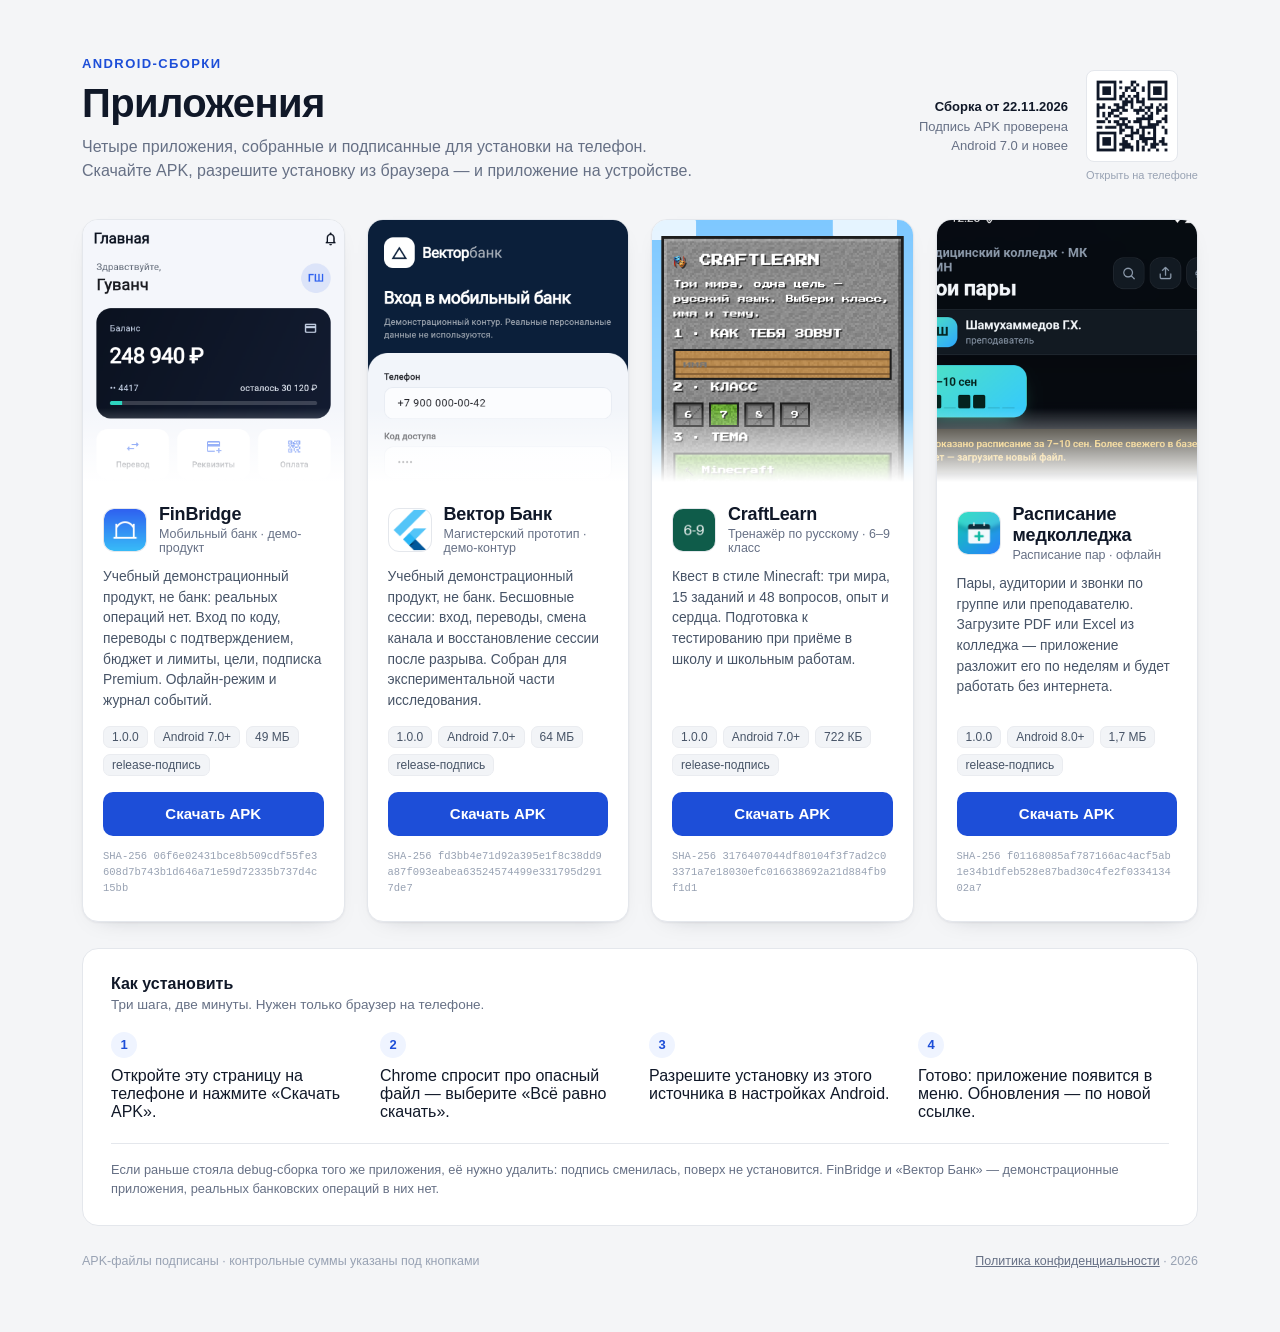
<file: apps/index.html>
<!DOCTYPE html>
<html lang="ru">
<head>
<meta charset="utf-8">
<meta name="viewport" content="width=device-width, initial-scale=1">
<title>Приложения — Android-сборки</title>
<style>
  :root { --ink:#101828; --muted:#667085; --line:#e4e7ec; --blue:#1d4ed8; }
  * { box-sizing: border-box; }
  html, body { margin:0; }
  body {
    background:#f4f5f7; color:var(--ink);
    font-family:-apple-system, BlinkMacSystemFont, "Segoe UI", "Helvetica Neue", Arial, sans-serif;
    -webkit-font-smoothing:antialiased;
  }
  a { color: inherit; }
  .wrap { width:1180px; margin:0 auto; padding:56px 32px 64px; }

  header { display:flex; align-items:flex-end; justify-content:space-between; margin-bottom:36px; }
  .eyebrow { font-size:13px; letter-spacing:1.4px; text-transform:uppercase; color:var(--blue); font-weight:650; margin-bottom:10px; }
  h1 { font-size:40px; line-height:1.1; margin:0 0 10px; letter-spacing:-.6px; }
  .lede { font-size:16px; line-height:1.5; color:var(--muted); max-width:620px; margin:0; }
  .stamp { display:flex; align-items:center; gap:18px; font-size:13px; color:var(--muted); line-height:1.5; }
  .stamp-text { text-align:right; }
  .stamp-qr { text-align:center; }
  .stamp-qr img { width:92px; height:92px; display:block; border:1px solid var(--line); border-radius:8px; background:#fff; padding:4px; }
  .stamp-qr span { display:block; font-size:11px; margin-top:5px; color:#98a2b3; }
  .stamp b { color:var(--ink); font-weight:650; }

  .grid { display:grid; grid-template-columns:repeat(auto-fit, minmax(240px, 1fr)); gap:22px; }

  .card {
    background:#fff; border:1px solid var(--line); border-radius:16px; overflow:hidden;
    box-shadow:0 1px 2px rgba(16,24,40,.05), 0 8px 24px -18px rgba(16,24,40,.35);
    display:flex; flex-direction:column;
  }
  .shot { height:262px; background:#e9edf3; overflow:hidden; position:relative; }
  .shot img { width:100%; display:block; }
  .shot::after {
    content:""; position:absolute; inset:auto 0 0 0; height:74px;
    background:linear-gradient(to bottom, rgba(255,255,255,0), #fff);
  }
  .body { padding:22px 20px 24px; display:flex; flex-direction:column; flex:1; }
  .head { display:flex; gap:12px; align-items:center; margin-bottom:12px; }
  .icon { width:44px; height:44px; border-radius:11px; border:1px solid var(--line); flex:none; }
  .head h2 { font-size:18px; margin:0 0 2px; letter-spacing:-.2px; }
  .kind { font-size:12.5px; color:var(--muted); }
  .desc { font-size:13.8px; line-height:1.5; color:#475467; margin:0 0 14px; flex:1; }
  .meta { list-style:none; display:flex; flex-wrap:wrap; gap:6px; padding:0; margin:0 0 16px; }
  .meta li {
    font-size:12px; color:#475467; background:#f2f4f7; border:1px solid #eaecf0;
    border-radius:7px; padding:3px 8px;
  }
  .btn {
    display:flex; align-items:center; justify-content:center; gap:8px;
    height:44px; border-radius:10px; background:var(--blue); color:#fff;
    font-size:15px; font-weight:600; text-decoration:none;
  }
  .sha { margin-top:12px; font-family:ui-monospace, SFMono-Regular, Menlo, monospace;
    font-size:10.5px; color:#98a2b3; word-break:break-all; line-height:1.55; }

  .how { margin-top:26px; background:#fff; border:1px solid var(--line); border-radius:16px; padding:26px 28px; }
  .how h3 { font-size:16px; margin:0 0 4px; }
  .how p.sub { margin:0 0 20px; font-size:13.5px; color:var(--muted); }
  .steps { display:grid; grid-template-columns:repeat(4,1fr); gap:18px; }
  .step { font-size:13.5px; line-height:1.5; color:#475467; }
  .num {
    width:26px; height:26px; border-radius:50%; background:#eff4ff; color:var(--blue);
    font-size:13px; font-weight:700; display:flex; align-items:center; justify-content:center; margin-bottom:9px;
  }
  .note {
    margin-top:22px; border-top:1px solid var(--line); padding-top:16px;
    font-size:12.8px; line-height:1.55; color:var(--muted);
  }
  footer { margin-top:28px; font-size:12.5px; color:#98a2b3; display:flex; justify-content:space-between; }
  @media (max-width: 980px) {
    .wrap { width:100%; padding:28px 18px 40px; }
    header { flex-direction:column; align-items:flex-start; gap:16px; }
    h1 { font-size:31px; }
    .lede { font-size:15px; }
    .stamp { align-items:flex-start; gap:14px; }
    .stamp-text { text-align:left; }
    .grid { grid-template-columns:1fr; gap:18px; }
    .steps { grid-template-columns:1fr 1fr; gap:16px; }
    footer { flex-direction:column; gap:6px; }
  }
</style>
</head>
<body>
<div class="wrap">
  <header>
    <div>
      <div class="eyebrow">Android-сборки</div>
      <h1>Приложения</h1>
      <p class="lede">Четыре приложения, собранные и подписанные для установки на телефон. Скачайте APK, разрешите установку из браузера — и приложение на устройстве.</p>
    </div>
    <div class="stamp">
      <div class="stamp-text">
        <b>Сборка от 22.11.2026</b><br>
        Подпись APK проверена<br>
        Android 7.0 и новее
      </div>
      <div class="stamp-qr">
        <img src="img/qr.png" alt="QR-код на страницу приложений">
        <span>Открыть на телефоне</span>
      </div>
    </div>
  </header>

  <div class="grid">

    <article class="card">
      <div class="shot"><img src="img/shot-finbridge.png" alt="FinBridge"></div>
      <div class="body">
        <div class="head">
          <img class="icon" src="img/icon-finbridge.png" alt="">
          <div>
            <h2>FinBridge</h2>
            <div class="kind">Мобильный банк · демо-продукт</div>
          </div>
        </div>
        <p class="desc">Учебный демонстрационный продукт, не банк: реальных операций нет. Вход по коду, переводы с подтверждением, бюджет и лимиты, цели, подписка Premium. Офлайн-режим и журнал событий.</p>
        <ul class="meta">
          <li>1.0.0</li><li>Android 7.0+</li><li>49 МБ</li><li>release-подпись</li>
        </ul>
        <a class="btn" href="https://github.com/mospoliteh2627-alt/apps/releases/latest/download/FinBridge-1.0.0.apk" download>Скачать APK</a>
        <div class="sha">SHA-256 06f6e02431bce8b509cdf55fe3608d7b743b1d646a71e59d72335b737d4c15bb</div>
      </div>
    </article>

    <article class="card">
      <div class="shot"><img src="img/shot-vectorbank.png" alt="Вектор Банк"></div>
      <div class="body">
        <div class="head">
          <img class="icon" src="img/icon-vectorbank.png" alt="">
          <div>
            <h2>Вектор Банк</h2>
            <div class="kind">Магистерский прототип · демо-контур</div>
          </div>
        </div>
        <p class="desc">Учебный демонстрационный продукт, не банк. Бесшовные сессии: вход, переводы, смена канала и восстановление сессии после разрыва. Собран для экспериментальной части исследования.</p>
        <ul class="meta">
          <li>1.0.0</li><li>Android 7.0+</li><li>64 МБ</li><li>release-подпись</li>
        </ul>
        <a class="btn" href="https://github.com/mospoliteh2627-alt/apps/releases/latest/download/VectorBank-1.0.0.apk" download>Скачать APK</a>
        <div class="sha">SHA-256 fd3bb4e71d92a395e1f8c38dd9a87f093eabea63524574499e331795d2917de7</div>
      </div>
    </article>

    <article class="card">
      <div class="shot"><img src="img/shot-craftlearn.png" alt="CraftLearn"></div>
      <div class="body">
        <div class="head">
          <img class="icon" src="img/icon-craftlearn.png" alt="">
          <div>
            <h2>CraftLearn</h2>
            <div class="kind">Тренажёр по русскому · 6–9 класс</div>
          </div>
        </div>
        <p class="desc">Квест в стиле Minecraft: три мира, 15 заданий и 48 вопросов, опыт и сердца. Подготовка к тестированию при приёме в школу и школьным работам.</p>
        <ul class="meta">
          <li>1.0.0</li><li>Android 7.0+</li><li>722 КБ</li><li>release-подпись</li>
        </ul>
        <a class="btn" href="https://github.com/mospoliteh2627-alt/apps/releases/latest/download/CraftLearn-1.0.0.apk" download>Скачать APK</a>
        <div class="sha">SHA-256 3176407044df80104f3f7ad2c03371a7e18030efc016638692a21d884fb9f1d1</div>
      </div>
    </article>

    <article class="card">
      <div class="shot"><img src="img/shot-raspisanie.png" alt="Расписание медколледжа"></div>
      <div class="body">
        <div class="head">
          <img class="icon" src="img/icon-raspisanie.png" alt="">
          <div>
            <h2>Расписание медколледжа</h2>
            <div class="kind">Расписание пар · офлайн</div>
          </div>
        </div>
        <p class="desc">Пары, аудитории и звонки по группе или преподавателю. Загрузите PDF или Excel из колледжа — приложение разложит его по неделям и будет работать без интернета.</p>
        <ul class="meta">
          <li>1.0.0</li><li>Android 8.0+</li><li>1,7 МБ</li><li>release-подпись</li>
        </ul>
        <a class="btn" href="https://github.com/mospoliteh2627-alt/apps/releases/latest/download/raspisanie-medkollege-1.0.0.apk" download>Скачать APK</a>
        <div class="sha">SHA-256 f01168085af787166ac4acf5ab1e34b1dfeb528e87bad30c4fe2f033413402a7</div>
      </div>
    </article>

  </div>

  <section class="how">
    <h3>Как установить</h3>
    <p class="sub">Три шага, две минуты. Нужен только браузер на телефоне.</p>
    <div class="steps">
      <div>
        <div class="num">1</div>
        Откройте эту страницу на телефоне и нажмите «Скачать APK».
      </div>
      <div>
        <div class="num">2</div>
        Chrome спросит про опасный файл — выберите «Всё равно скачать».
      </div>
      <div>
        <div class="num">3</div>
        Разрешите установку из этого источника в настройках Android.
      </div>
      <div>
        <div class="num">4</div>
        Готово: приложение появится в меню. Обновления — по новой ссылке.
      </div>
    </div>
    <div class="note">
      Если раньше стояла debug-сборка того же приложения, её нужно удалить: подпись сменилась, поверх не установится.
      FinBridge и «Вектор Банк» — демонстрационные приложения, реальных банковских операций в них нет.
    </div>
  </section>

  <footer>
    <span>APK-файлы подписаны · контрольные суммы указаны под кнопками</span>
    <span><a href="privacy/" style="color:#667085">Политика конфиденциальности</a> · 2026</span>
  </footer>
</div>
</body>
</html>
</file>
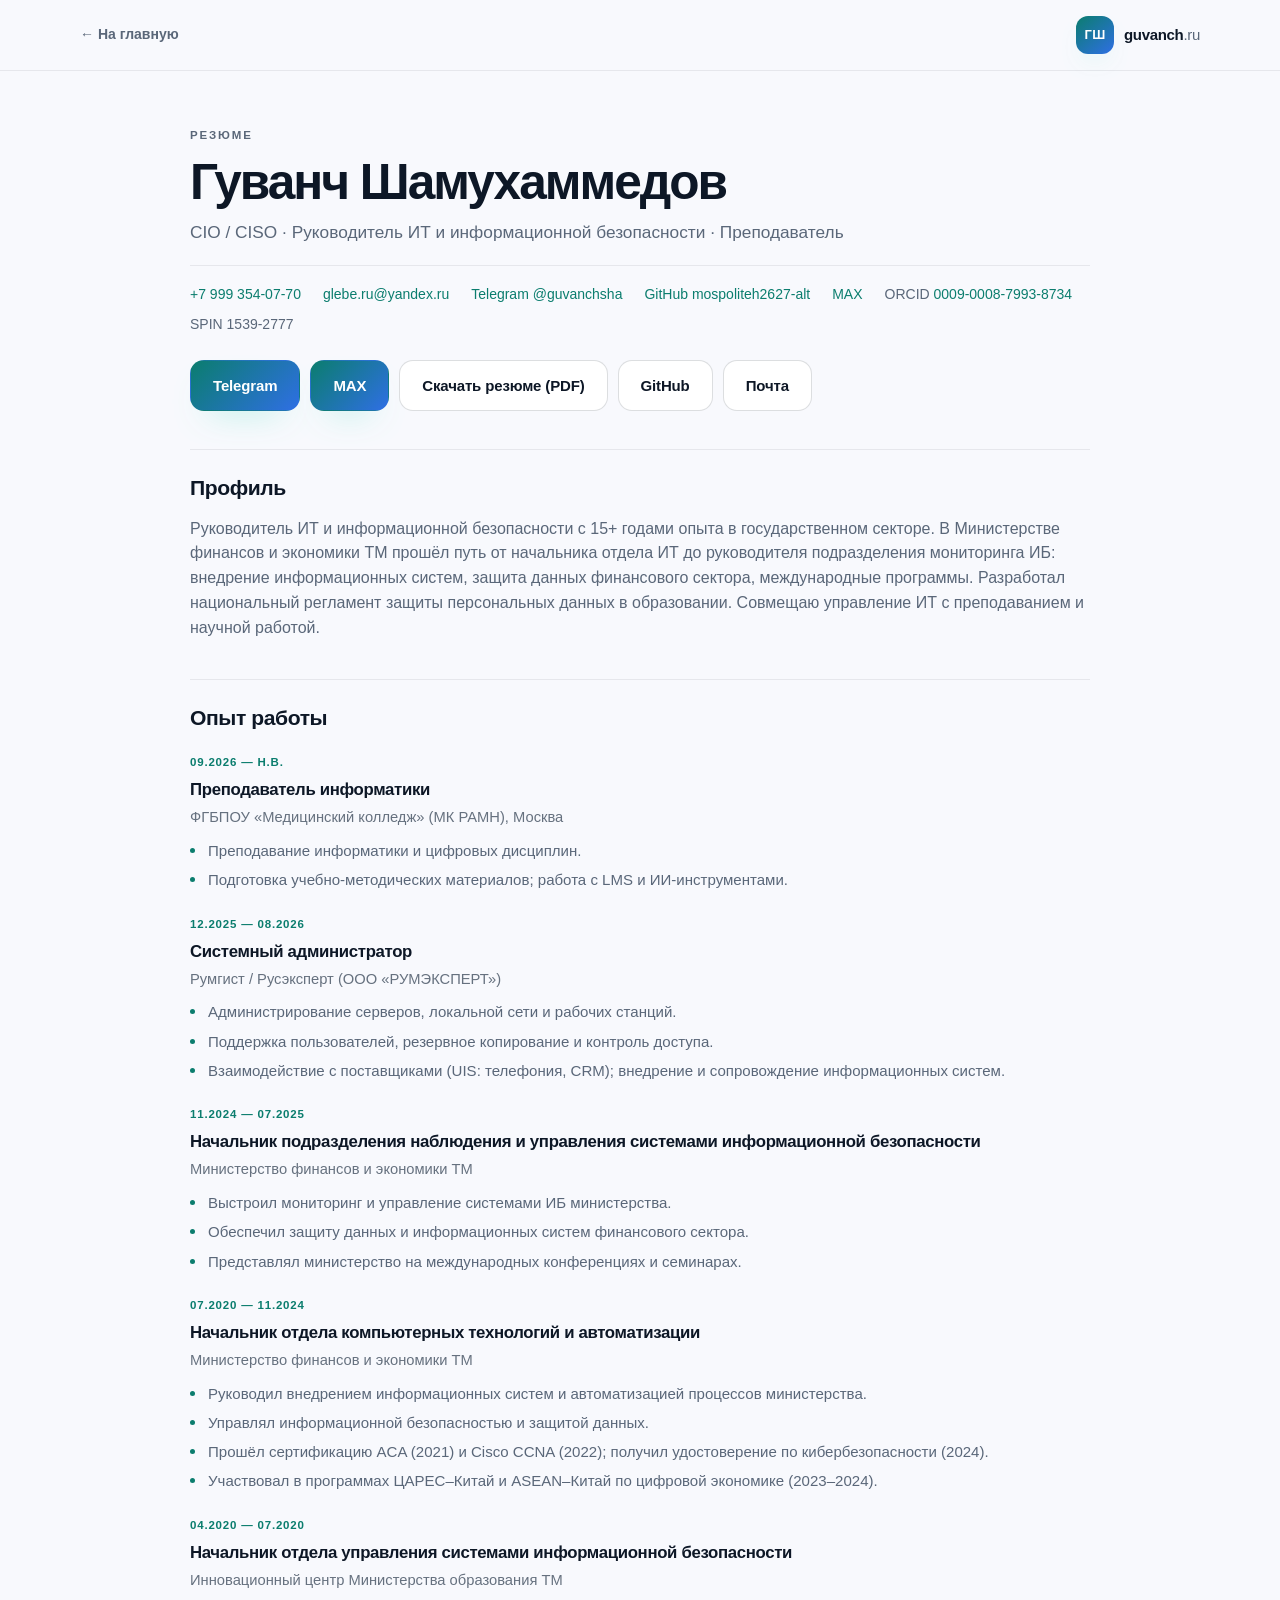
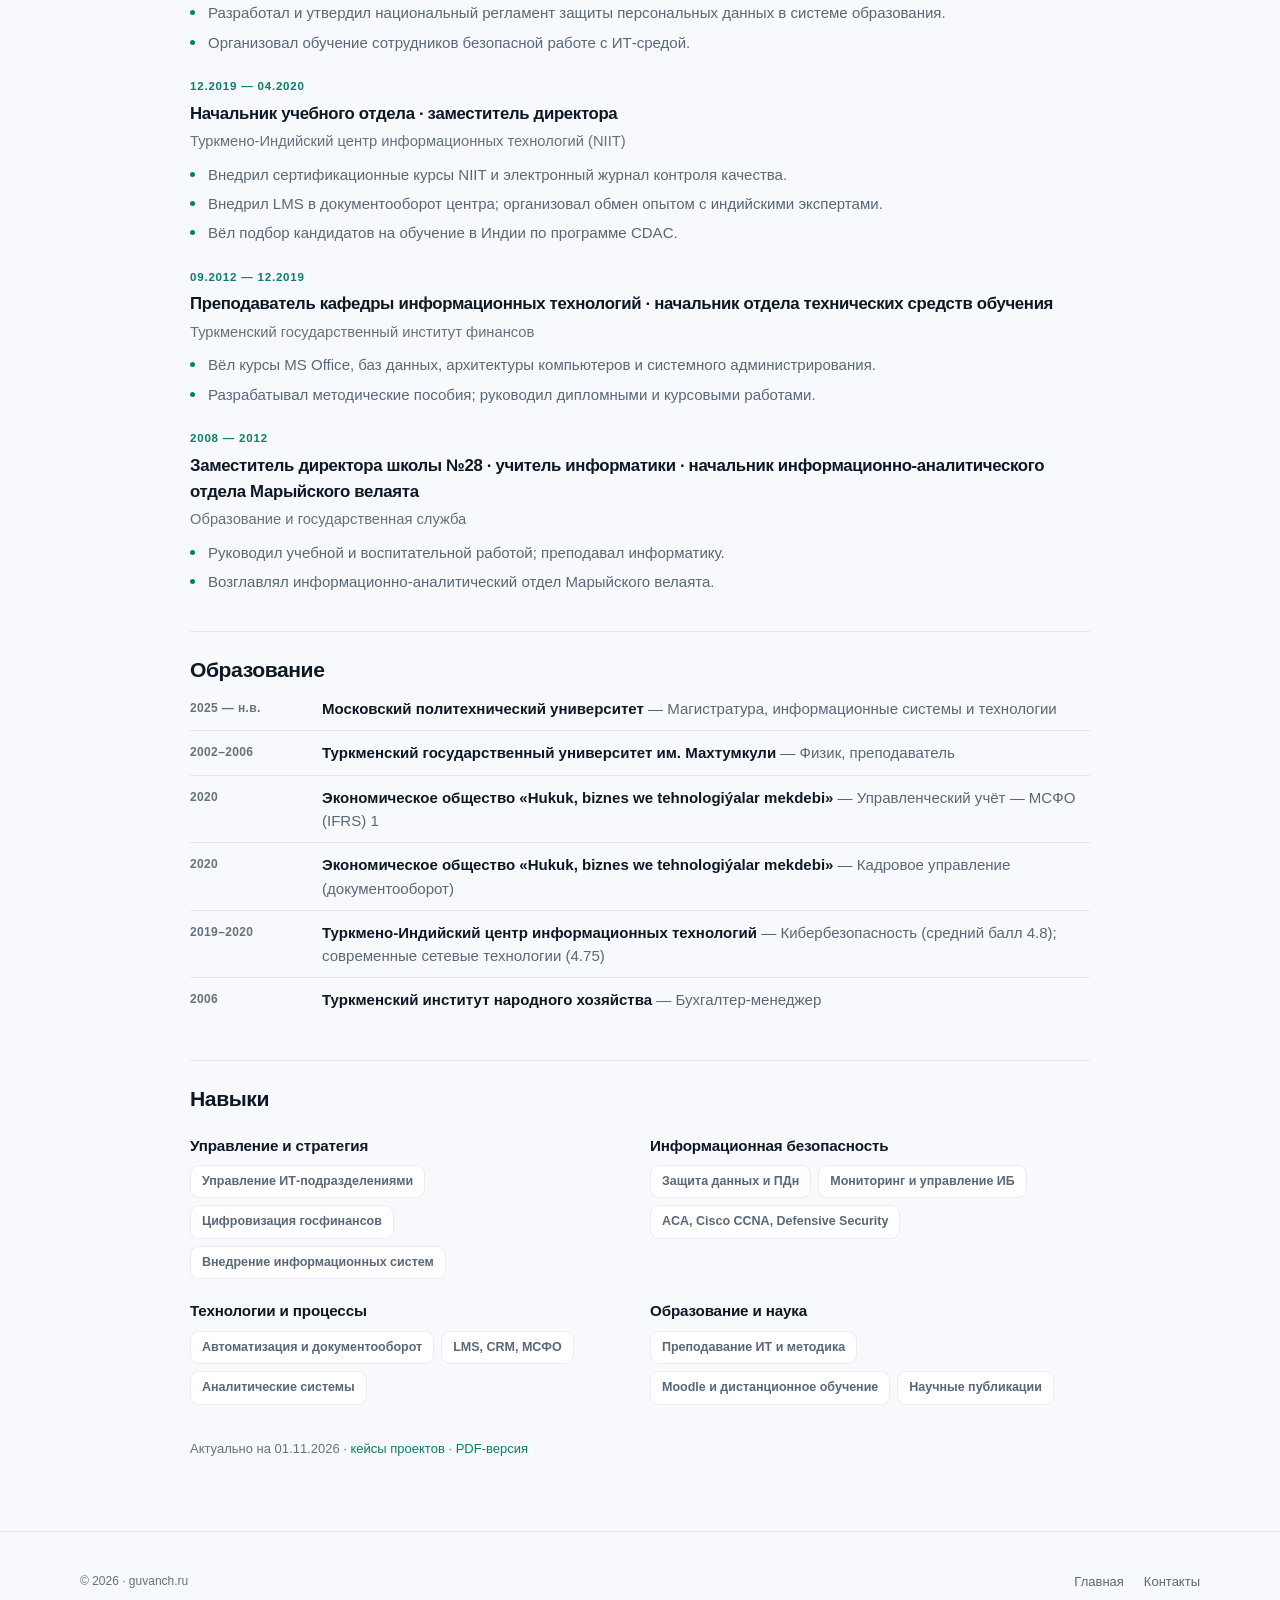
<file: cv/index.html>
<!doctype html>
<html lang="ru" data-theme="light">
<head>
<meta charset="utf-8">
<meta name="viewport" content="width=device-width, initial-scale=1">
<title>Резюме — Гуванч Шамухаммедов: преподаватель ИТ, ИБ, разработка</title>
<meta name="description" content="Резюме: преподаватель информатики, 15+ лет в ИТ и информационной безопасности. Опыт руководства ИТ, защиты данных, разработки учебных систем.">
<link rel="canonical" href="https://guvanch.ru/cv/">
<meta property="og:type" content="profile">
<meta property="og:title" content="Резюме — Гуванч Шамухаммедов">
<meta property="og:description" content="Преподаватель ИТ, 15+ лет в ИТ и ИБ. Опыт руководства, защита данных, учебные системы.">
<meta property="og:url" content="https://guvanch.ru/cv/">
<meta property="og:image" content="https://guvanch.ru/assets/og.png">
<meta name="theme-color" content="#f7f8fc">
<link rel="icon" href="../assets/favicon.svg" type="image/svg+xml">
<link rel="stylesheet" href="../css/style.css">
</head>
<body class="case-page cv-page">
<header class="case-top" id="top">
  <div class="container case-top-inner">
    <a class="case-back" href="../index.html">← На главную</a>
    <a class="logo" href="../index.html" aria-label="На главную"><span class="logo-mark">ГШ</span><span class="logo-text">guvanch<span>.ru</span></span></a>
  </div>
</header>

<main class="container cv-main">
  <header class="cv-head">
    <p class="eyebrow">Резюме</p>
    <h1>Гуванч Шамухаммедов</h1>
    <p class="cv-role">CIO / CISO · Руководитель ИТ и информационной безопасности · Преподаватель</p>
    <ul class="cv-contacts">
      <li><a href="tel:+79993540770">+7 999 354-07-70</a></li>
      <li><a href="mailto:glebe.ru@yandex.ru">glebe.ru@yandex.ru</a></li>
      <li><a href="https://t.me/guvanchsha">Telegram @guvanchsha</a></li>
      <li><a href="https://github.com/mospoliteh2627-alt" target="_blank" rel="noopener">GitHub mospoliteh2627-alt</a></li>
      <li><a href="https://max.ru/u/f9LHodD0cOJdoK7w9Rsao9pbcRiFoUViyt0shGc6-vZqN3U52ZP7htd-78w">MAX</a></li>
      <li>ORCID <a href="https://orcid.org/0009-0008-7993-8734">0009-0008-7993-8734</a></li>
      <li>SPIN 1539-2777</li>
    </ul>
    <div class="cv-actions">
      <a class="btn btn-primary" href="https://t.me/guvanchsha" target="_blank" rel="noopener">Telegram</a>
      <a class="btn btn-primary" href="https://max.ru/u/f9LHodD0cOJdoK7w9Rsao9pbcRiFoUViyt0shGc6-vZqN3U52ZP7htd-78w" target="_blank" rel="noopener">MAX</a>
      <a class="btn btn-ghost" href="../assets/CV.pdf" download="Shamuhammedov-CV.pdf">Скачать резюме (PDF)</a>
        <a class="btn btn-ghost" href="https://github.com/mospoliteh2627-alt" target="_blank" rel="noopener">GitHub</a>
      <a class="btn btn-ghost" href="mailto:glebe.ru@yandex.ru">Почта</a>
    </div>
  </header>

  <section class="cv-block">
    <h2>Профиль</h2>
    <p>Руководитель ИТ и информационной безопасности с 15+ годами опыта в государственном секторе. В Министерстве финансов и экономики ТМ прошёл путь от начальника отдела ИТ до руководителя подразделения мониторинга ИБ: внедрение информационных систем, защита данных финансового сектора, международные программы. Разработал национальный регламент защиты персональных данных в образовании. Совмещаю управление ИТ с преподаванием и научной работой.</p>
  </section>

  <section class="cv-block">
    <h2>Опыт работы</h2>
    <div class="cv-jobs">
      <article class="cv-job">
        <p class="cv-period">09.2026 — н.в.</p>
        <h3>Преподаватель информатики</h3>
        <p class="cv-company">ФГБПОУ «Медицинский колледж» (МК РАМН), Москва</p>
        <ul><li>Преподавание информатики и цифровых дисциплин.</li><li>Подготовка учебно-методических материалов; работа с LMS и ИИ-инструментами.</li></ul>
      </article>
      <article class="cv-job">
        <p class="cv-period">12.2025 — 08.2026</p>
        <h3>Системный администратор</h3>
        <p class="cv-company">Румгист / Русэксперт (ООО «РУМЭКСПЕРТ»)</p>
        <ul><li>Администрирование серверов, локальной сети и рабочих станций.</li><li>Поддержка пользователей, резервное копирование и контроль доступа.</li><li>Взаимодействие с поставщиками (UIS: телефония, CRM); внедрение и сопровождение информационных систем.</li></ul>
      </article>
      <article class="cv-job">
        <p class="cv-period">11.2024 — 07.2025</p>
        <h3>Начальник подразделения наблюдения и управления системами информационной безопасности</h3>
        <p class="cv-company">Министерство финансов и экономики ТМ</p>
        <ul><li>Выстроил мониторинг и управление системами ИБ министерства.</li><li>Обеспечил защиту данных и информационных систем финансового сектора.</li><li>Представлял министерство на международных конференциях и семинарах.</li></ul>
      </article>
      <article class="cv-job">
        <p class="cv-period">07.2020 — 11.2024</p>
        <h3>Начальник отдела компьютерных технологий и автоматизации</h3>
        <p class="cv-company">Министерство финансов и экономики ТМ</p>
        <ul><li>Руководил внедрением информационных систем и автоматизацией процессов министерства.</li><li>Управлял информационной безопасностью и защитой данных.</li><li>Прошёл сертификацию ACA (2021) и Cisco CCNA (2022); получил удостоверение по кибербезопасности (2024).</li><li>Участвовал в программах ЦАРЕС–Китай и ASEAN–Китай по цифровой экономике (2023–2024).</li></ul>
      </article>
      <article class="cv-job">
        <p class="cv-period">04.2020 — 07.2020</p>
        <h3>Начальник отдела управления системами информационной безопасности</h3>
        <p class="cv-company">Инновационный центр Министерства образования ТМ</p>
        <ul><li>Разработал и утвердил национальный регламент защиты персональных данных в системе образования.</li><li>Организовал обучение сотрудников безопасной работе с ИТ-средой.</li></ul>
      </article>
      <article class="cv-job">
        <p class="cv-period">12.2019 — 04.2020</p>
        <h3>Начальник учебного отдела · заместитель директора</h3>
        <p class="cv-company">Туркмено-Индийский центр информационных технологий (NIIT)</p>
        <ul><li>Внедрил сертификационные курсы NIIT и электронный журнал контроля качества.</li><li>Внедрил LMS в документооборот центра; организовал обмен опытом с индийскими экспертами.</li><li>Вёл подбор кандидатов на обучение в Индии по программе CDAC.</li></ul>
      </article>
      <article class="cv-job">
        <p class="cv-period">09.2012 — 12.2019</p>
        <h3>Преподаватель кафедры информационных технологий · начальник отдела технических средств обучения</h3>
        <p class="cv-company">Туркменский государственный институт финансов</p>
        <ul><li>Вёл курсы MS Office, баз данных, архитектуры компьютеров и системного администрирования.</li><li>Разрабатывал методические пособия; руководил дипломными и курсовыми работами.</li></ul>
      </article>
      <article class="cv-job">
        <p class="cv-period">2008 — 2012</p>
        <h3>Заместитель директора школы №28 · учитель информатики · начальник информационно-аналитического отдела Марыйского велаята</h3>
        <p class="cv-company">Образование и государственная служба</p>
        <ul><li>Руководил учебной и воспитательной работой; преподавал информатику.</li><li>Возглавлял информационно-аналитический отдел Марыйского велаята.</li></ul>
      </article>
    </div>
  </section>

  <section class="cv-block">
    <h2>Образование</h2>
    <ul class="cv-edu">
<li><span>2025 — н.в.</span><div><b>Московский политехнический университет</b> — Магистратура, информационные системы и технологии</div></li>
<li><span>2002–2006</span><div><b>Туркменский государственный университет им. Махтумкули</b> — Физик, преподаватель</div></li>
<li><span>2020</span><div><b>Экономическое общество «Hukuk, biznes we tehnologiýalar mekdebi»</b> — Управленческий учёт — МСФО (IFRS) 1</div></li>
<li><span>2020</span><div><b>Экономическое общество «Hukuk, biznes we tehnologiýalar mekdebi»</b> — Кадровое управление (документооборот)</div></li>
<li><span>2019–2020</span><div><b>Туркмено-Индийский центр информационных технологий</b> — Кибербезопасность (средний балл 4.8); современные сетевые технологии (4.75)</div></li>
<li><span>2006</span><div><b>Туркменский институт народного хозяйства</b> — Бухгалтер-менеджер</div></li>
    </ul>
  </section>

  <section class="cv-block">
    <h2>Навыки</h2>
    <div class="cv-skills">
<div class="cv-skill"><h3>Управление и стратегия</h3><div class="chips"><span>Управление ИТ-подразделениями</span><span>Цифровизация госфинансов</span><span>Внедрение информационных систем</span></div></div>
<div class="cv-skill"><h3>Информационная безопасность</h3><div class="chips"><span>Защита данных и ПДн</span><span>Мониторинг и управление ИБ</span><span>ACA, Cisco CCNA, Defensive Security</span></div></div>
<div class="cv-skill"><h3>Технологии и процессы</h3><div class="chips"><span>Автоматизация и документооборот</span><span>LMS, CRM, МСФО</span><span>Аналитические системы</span></div></div>
<div class="cv-skill"><h3>Образование и наука</h3><div class="chips"><span>Преподавание ИТ и методика</span><span>Moodle и дистанционное обучение</span><span>Научные публикации</span></div></div>
    </div>
  </section>

  <p class="cv-note">Актуально на 01.11.2026 · <a href="../index.html#projects">кейсы проектов</a> · <a href="../assets/CV.pdf" download>PDF-версия</a></p>
</main>

<footer class="footer">
  <div class="container footer-inner">
    <p class="footer-note">© 2026 · guvanch.ru</p>
    <nav class="footer-nav"><a href="../index.html">Главная</a><a href="../index.html#contact">Контакты</a></nav>
  </div>
</footer>

<a class="to-top" id="to-top" href="#top" aria-label="Наверх">↑</a>
<script src="../js/top.js" defer></script>
</body>
</html>
</file>
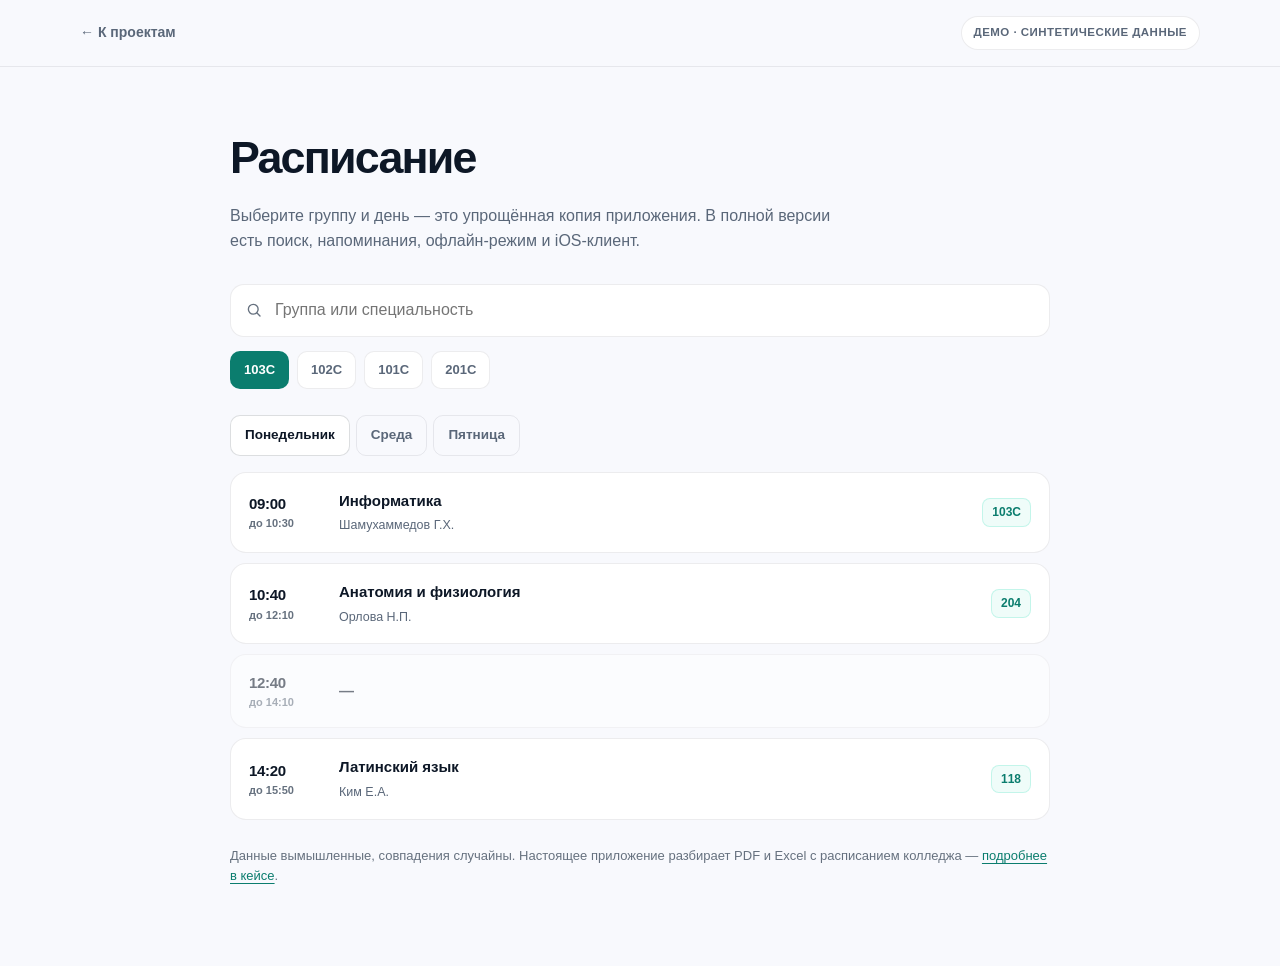
<file: demo/index.html>
<!doctype html>
<html lang="ru" data-theme="light">
<head>
<meta charset="utf-8">
<meta name="viewport" content="width=device-width, initial-scale=1">
<title>Расписание · демо — Гуванч Шамухаммедов</title>
<meta name="description" content="Интерактивное демо приложения «Расписание»: группы, дни, пары и кабинеты. Демонстрационные данные.">
<meta name="theme-color" content="#f7f8fc">
<meta name="robots" content="noindex, follow">
<link rel="icon" href="../assets/favicon.svg" type="image/svg+xml">
<link rel="stylesheet" href="../css/style.css">
<link rel="stylesheet" href="demo.css">
</head>
<body class="demo-page">

<header class="case-top">
  <div class="container case-top-inner">
    <a class="case-back" href="../index.html#projects">← К проектам</a>
    <span class="demo-badge">Демо · синтетические данные</span>
  </div>
</header>

<main class="container demo-main">
  <h1>Расписание</h1>
  <p class="demo-lead">Выберите группу и день — это упрощённая копия приложения.
    В полной версии есть поиск, напоминания, офлайн-режим и iOS-клиент.</p>

  <div class="demo-controls">
    <label class="demo-search">
      <svg viewBox="0 0 24 24" aria-hidden="true"><circle cx="11" cy="11" r="6.5" fill="none" stroke="currentColor" stroke-width="1.8"/><path d="M16 16l4 4" stroke="currentColor" stroke-width="1.8" stroke-linecap="round"/></svg>
      <input type="search" id="q" placeholder="Группа или специальность" autocomplete="off" aria-label="Поиск группы">
    </label>
    <div class="demo-groups" id="groups" role="tablist" aria-label="Группы"></div>
  </div>

  <div class="demo-days" id="days" role="tablist" aria-label="День недели">
    <button class="demo-day is-active" type="button" role="tab" aria-selected="true" data-day="mon">Понедельник</button>
    <button class="demo-day" type="button" role="tab" aria-selected="false" data-day="wed">Среда</button>
    <button class="demo-day" type="button" role="tab" aria-selected="false" data-day="fri">Пятница</button>
  </div>

  <ul class="demo-list" id="list" aria-live="polite"></ul>

  <p class="demo-note">
    Данные вымышленные, совпадения случайны. Настоящее приложение разбирает PDF и Excel
    с расписанием колледжа — <a href="../cases/schedule.html">подробнее в кейсе</a>.
  </p>
</main>

<script src="demo.js"></script>
</body>
</html>
</file>
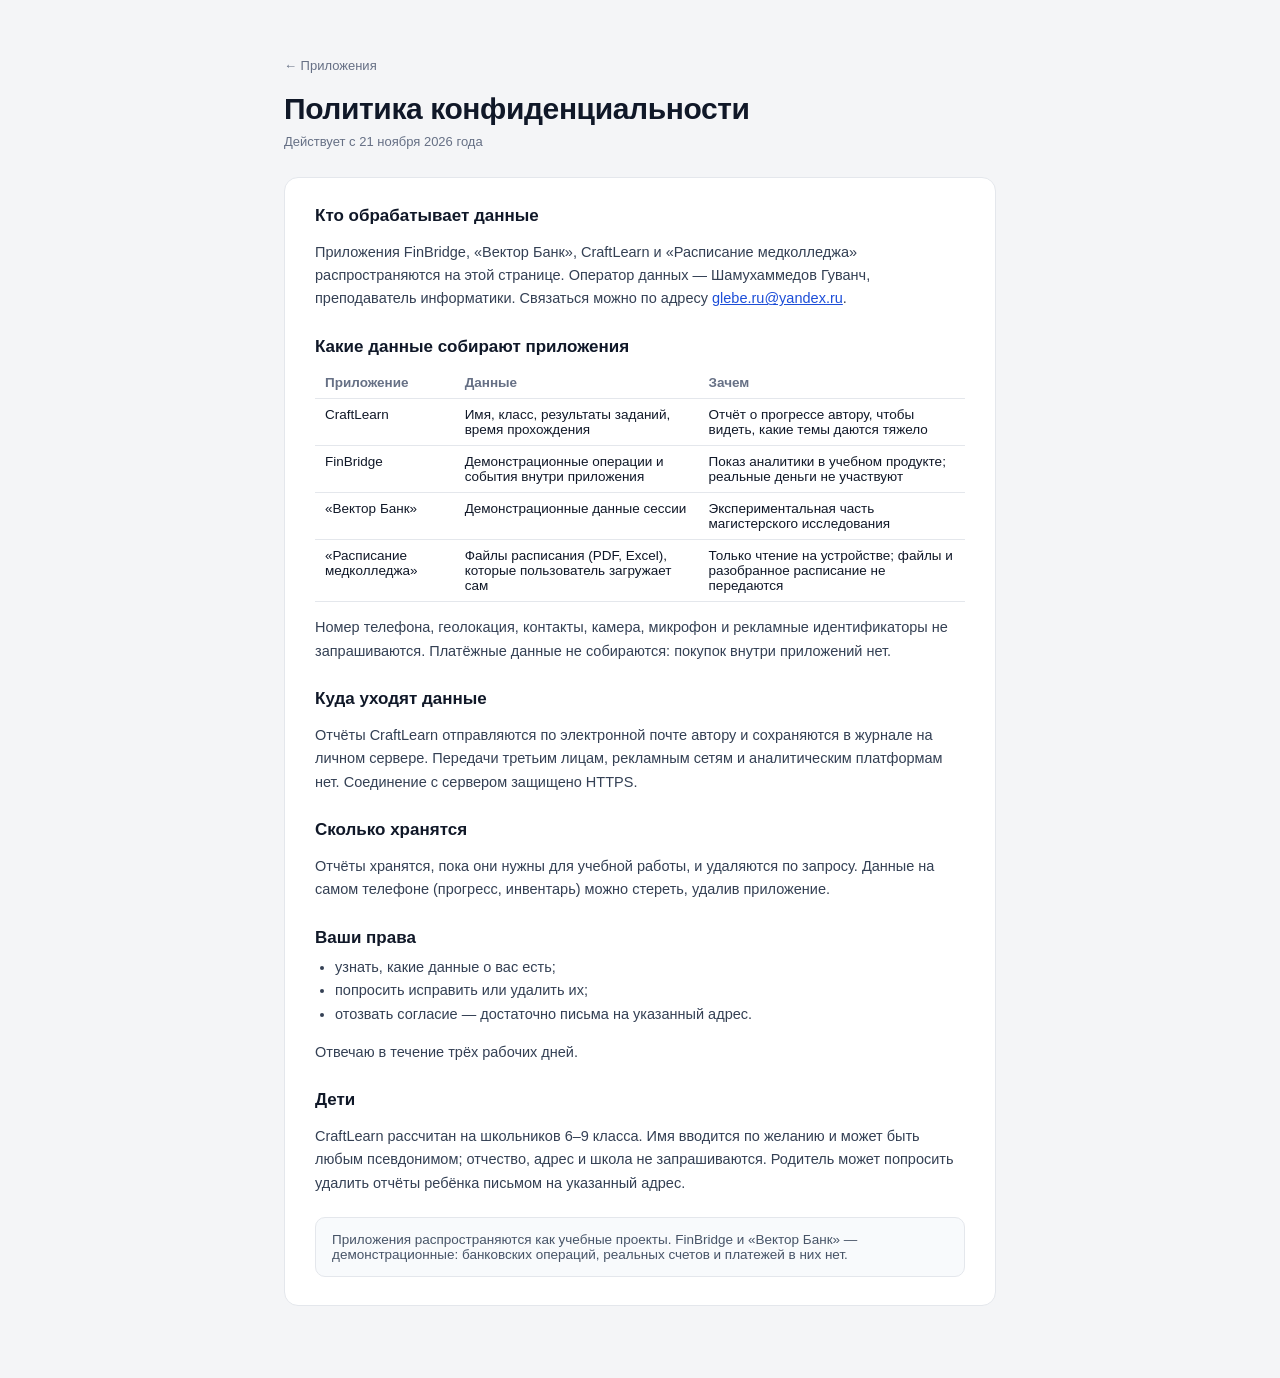
<file: apps/privacy/index.html>
<!DOCTYPE html>
<html lang="ru">
<head>
<meta charset="utf-8">
<meta name="viewport" content="width=device-width, initial-scale=1">
<title>Политика конфиденциальности — приложения</title>
<style>
  :root { --ink:#101828; --muted:#667085; --line:#e4e7ec; }
  * { box-sizing:border-box; }
  body { margin:0; background:#f4f5f7; color:var(--ink);
    font-family:-apple-system, BlinkMacSystemFont, "Segoe UI", "Helvetica Neue", Arial, sans-serif;
    -webkit-font-smoothing:antialiased; }
  .wrap { max-width:760px; margin:0 auto; padding:56px 24px 72px; }
  a { color:#1d4ed8; }
  .back { font-size:13px; color:var(--muted); text-decoration:none; }
  h1 { font-size:30px; letter-spacing:-.4px; margin:18px 0 8px; }
  .date { font-size:13px; color:var(--muted); margin-bottom:28px; }
  .card { background:#fff; border:1px solid var(--line); border-radius:14px; padding:28px 30px; }
  h2 { font-size:17px; margin:26px 0 8px; }
  h2:first-child { margin-top:0; }
  p, li { font-size:14.5px; line-height:1.62; color:#344054; }
  ul { padding-left:20px; margin:8px 0; }
  table { width:100%; border-collapse:collapse; margin:10px 0 4px; font-size:13.5px; }
  th, td { text-align:left; padding:8px 10px; border-bottom:1px solid var(--line); vertical-align:top; }
  th { color:var(--muted); font-weight:600; }
  .note { margin-top:22px; padding:14px 16px; background:#f8fafc; border:1px solid var(--line);
    border-radius:10px; font-size:13.5px; color:#475467; }
</style>
</head>
<body>
<div class="wrap">
  <a class="back" href="../">← Приложения</a>
  <h1>Политика конфиденциальности</h1>
  <div class="date">Действует с 21 ноября 2026 года</div>

  <div class="card">
    <h2>Кто обрабатывает данные</h2>
    <p>Приложения FinBridge, «Вектор Банк», CraftLearn и «Расписание медколледжа» распространяются на этой странице.
       Оператор данных — Шамухаммедов Гуванч, преподаватель информатики.
       Связаться можно по адресу <a href="mailto:glebe.ru@yandex.ru">glebe.ru@yandex.ru</a>.</p>

    <h2>Какие данные собирают приложения</h2>
    <table>
      <tr><th>Приложение</th><th>Данные</th><th>Зачем</th></tr>
      <tr>
        <td>CraftLearn</td>
        <td>Имя, класс, результаты заданий, время прохождения</td>
        <td>Отчёт о прогрессе автору, чтобы видеть, какие темы даются тяжело</td>
      </tr>
      <tr>
        <td>FinBridge</td>
        <td>Демонстрационные операции и события внутри приложения</td>
        <td>Показ аналитики в учебном продукте; реальные деньги не участвуют</td>
      </tr>
      <tr>
        <td>«Вектор Банк»</td>
        <td>Демонстрационные данные сессии</td>
        <td>Экспериментальная часть магистерского исследования</td>
      </tr>
      <tr>
        <td>«Расписание медколледжа»</td>
        <td>Файлы расписания (PDF, Excel), которые пользователь загружает сам</td>
        <td>Только чтение на устройстве; файлы и разобранное расписание не передаются</td>
      </tr>
    </table>
    <p>Номер телефона, геолокация, контакты, камера, микрофон и рекламные идентификаторы
       не запрашиваются. Платёжные данные не собираются: покупок внутри приложений нет.</p>

    <h2>Куда уходят данные</h2>
    <p>Отчёты CraftLearn отправляются по электронной почте автору и сохраняются в журнале
       на личном сервере. Передачи третьим лицам, рекламным сетям и аналитическим платформам нет.
       Соединение с сервером защищено HTTPS.</p>

    <h2>Сколько хранятся</h2>
    <p>Отчёты хранятся, пока они нужны для учебной работы, и удаляются по запросу.
       Данные на самом телефоне (прогресс, инвентарь) можно стереть, удалив приложение.</p>

    <h2>Ваши права</h2>
    <ul>
      <li>узнать, какие данные о вас есть;</li>
      <li>попросить исправить или удалить их;</li>
      <li>отозвать согласие — достаточно письма на указанный адрес.</li>
    </ul>
    <p>Отвечаю в течение трёх рабочих дней.</p>

    <h2>Дети</h2>
    <p>CraftLearn рассчитан на школьников 6–9 класса. Имя вводится по желанию и может быть
       любым псевдонимом; отчество, адрес и школа не запрашиваются. Родитель может попросить
       удалить отчёты ребёнка письмом на указанный адрес.</p>

    <div class="note">Приложения распространяются как учебные проекты. FinBridge и «Вектор Банк» —
      демонстрационные: банковских операций, реальных счетов и платежей в них нет.</div>
  </div>
</div>
</body>
</html>
</file>
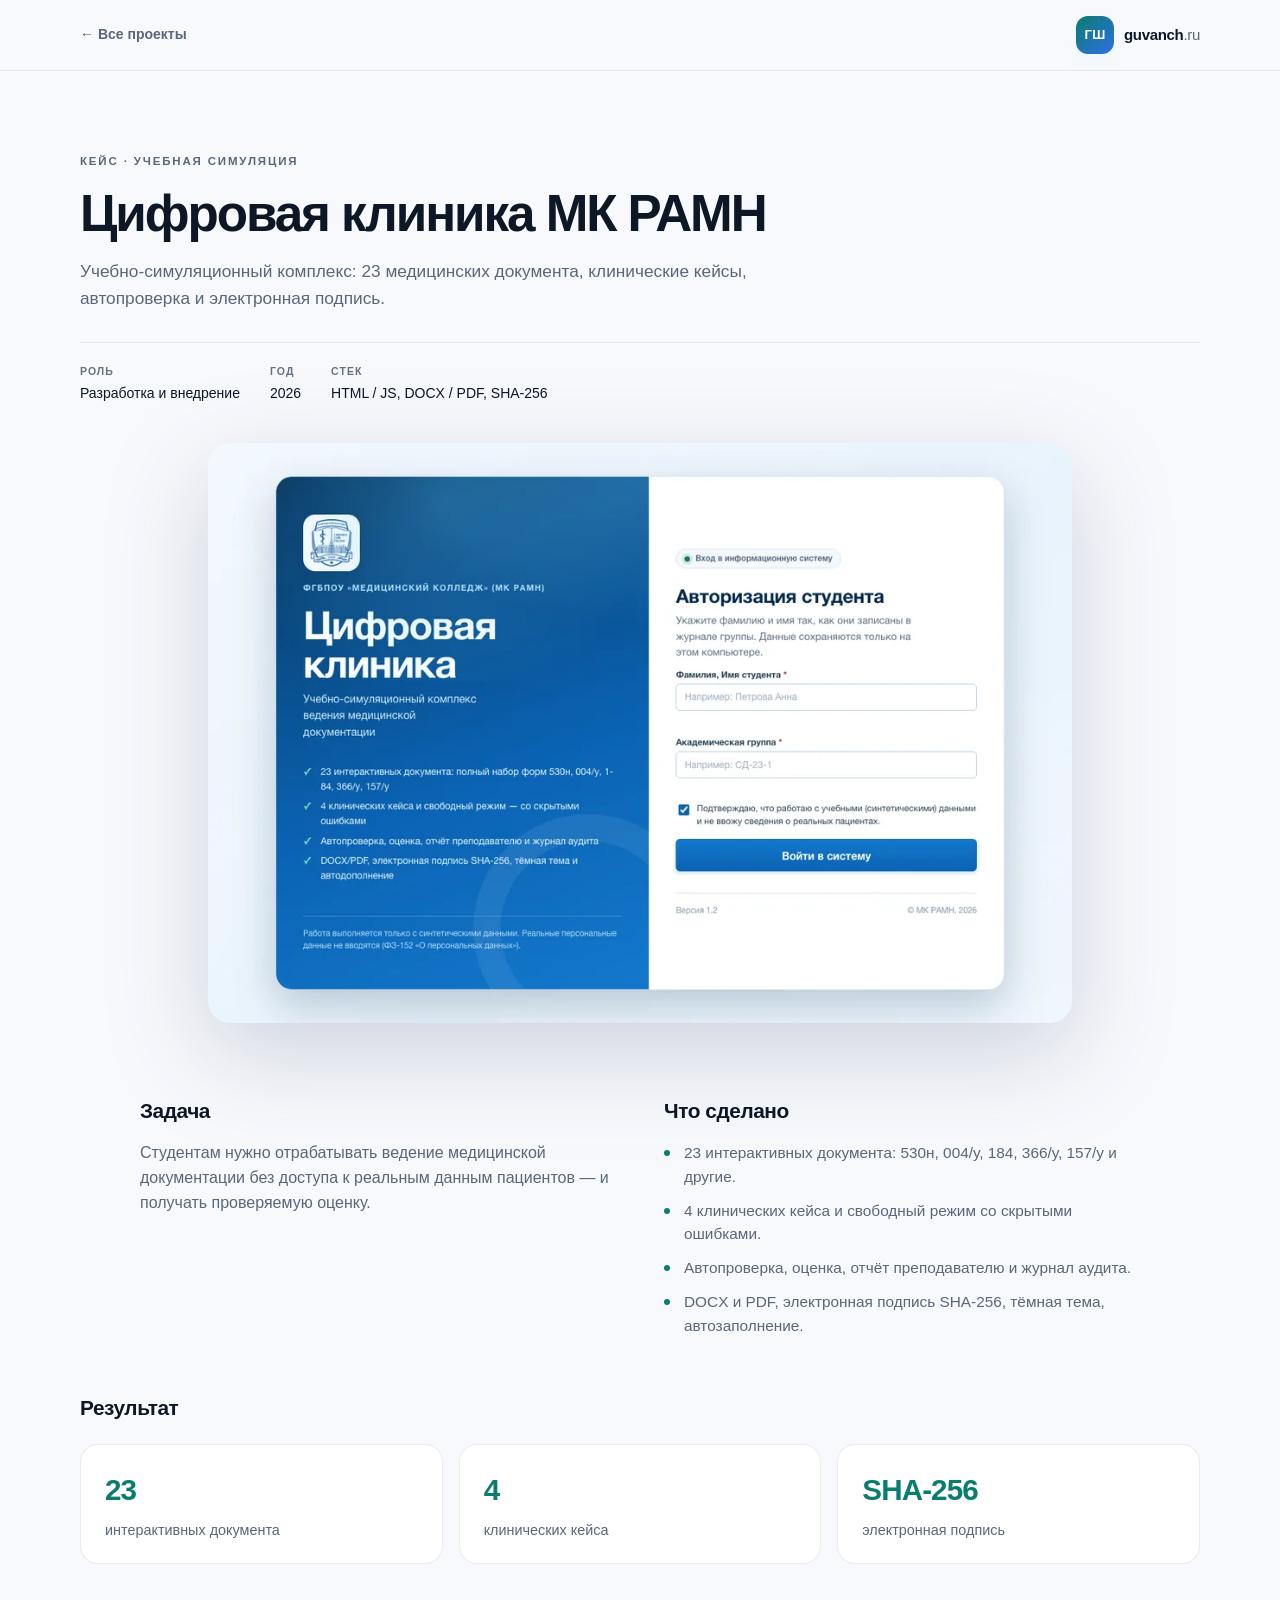
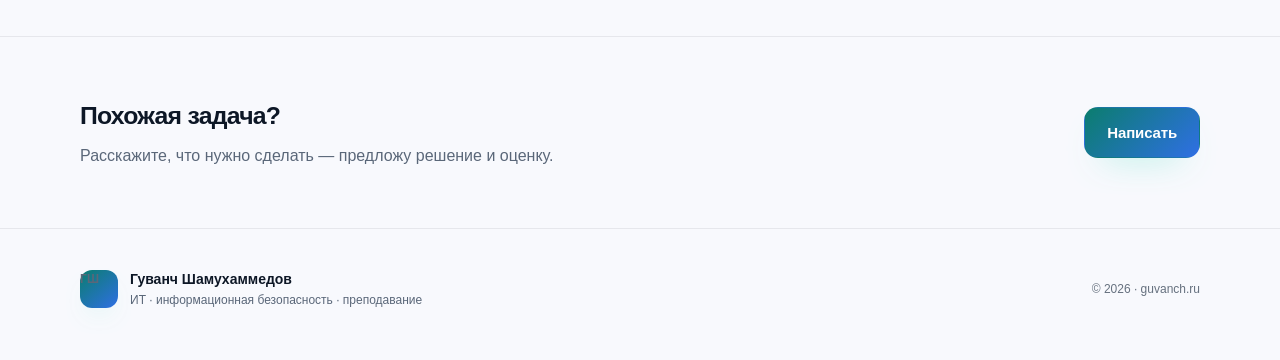
<file: cases/clinic.html>
<!doctype html>
<html lang="ru" data-theme="light">
<head>
<meta charset="utf-8">
<meta name="viewport" content="width=device-width, initial-scale=1">
<title>Цифровая клиника МК РАМН — кейс · Гуванч Шамухаммедов</title>
<meta name="description" content="Учебно-симуляционный комплекс: 23 медицинских документа, клинические кейсы, автопроверка и электронная подпись.">
<link rel="canonical" href="https://guvanch.ru/cases/clinic.html">
<meta property="og:type" content="article">
<meta property="og:title" content="Цифровая клиника МК РАМН — кейс · Гуванч Шамухаммедов">
<meta property="og:description" content="Учебно-симуляционный комплекс: 23 медицинских документа, клинические кейсы, автопроверка и электронная подпись.">
<meta property="og:url" content="https://guvanch.ru/cases/clinic.html">
<meta property="og:image" content="https://guvanch.ru/assets/og/case-clinic.jpg">
<meta property="og:locale" content="ru_RU">
<meta name="twitter:card" content="summary_large_image">
<script type="application/ld+json">
{
  "@context": "https://schema.org",
  "@type": "CreativeWork",
  "name": "Цифровая клиника МК РАМН",
  "description": "Учебно-симуляционный комплекс: 23 медицинских документа, клинические кейсы, автопроверка и электронная подпись.",
  "url": "https://guvanch.ru/cases/clinic.html",
  "creator": {
    "@type": "Person",
    "name": "Гуванч Шамухаммедов",
    "url": "https://guvanch.ru/"
  },
  "about": [
    "HTML / JS",
    "DOCX / PDF",
    "SHA-256"
  ]
}
</script>
<meta name="theme-color" content="#f7f8fc">
<link rel="icon" href="../assets/favicon.svg" type="image/svg+xml">
<link rel="stylesheet" href="../css/style.css">
</head>
<body class="case-page">
<header class="case-top" id="top">
  <div class="container case-top-inner">
    <a class="case-back" href="../index.html#projects">← Все проекты</a>
    <a class="logo" href="../index.html" aria-label="На главную"><span class="logo-mark">ГШ</span><span class="logo-text">guvanch<span>.ru</span></span></a>
  </div>
</header>

<main>
  <section class="case-hero">
    <div class="container">
      <p class="eyebrow">Кейс · Учебная симуляция</p>
      <h1>Цифровая клиника МК РАМН</h1>
      <p class="case-lead">Учебно-симуляционный комплекс: 23 медицинских документа, клинические кейсы, автопроверка и электронная подпись.</p>
      <ul class="case-meta">
        <li><span>Роль</span>Разработка и внедрение</li>
        <li><span>Год</span>2026</li>
        <li><span>Стек</span>HTML / JS, DOCX / PDF, SHA-256</li>
      </ul>
    </div>
  </section>

    <section class="container case-cover">
    <img src="../assets/projects/clinic.webp" alt="Цифровая клиника МК РАМН" loading="lazy">
  </section>


  <section class="case-body">
    <div class="container case-cols">
      <div>
        <h2>Задача</h2>
        <p>Студентам нужно отрабатывать ведение медицинской документации без доступа к реальным данным пациентов — и получать проверяемую оценку.</p>
      </div>
      <div>
        <h2>Что сделано</h2>
        <ul class="case-list"><li>23 интерактивных документа: 530н, 004/у, 184, 366/у, 157/у и другие.</li><li>4 клинических кейса и свободный режим со скрытыми ошибками.</li><li>Автопроверка, оценка, отчёт преподавателю и журнал аудита.</li><li>DOCX и PDF, электронная подпись SHA-256, тёмная тема, автозаполнение.</li></ul>
      </div>
    </div>
    <div class="container">
      <h2 class="case-result-title">Результат</h2>
      <ul class="case-numbers"><li><b>23</b><span>интерактивных документа</span></li><li><b>4</b><span>клинических кейса</span></li><li><b>SHA-256</b><span>электронная подпись</span></li></ul>
    </div>
  </section>

  <section class="case-cta">
    <div class="container case-cta-inner">
      <div>
        <h2>Похожая задача?</h2>
        <p>Расскажите, что нужно сделать — предложу решение и оценку.</p>
      </div>
      <div class="case-cta-actions">
        
        <a class="btn btn-primary" href="mailto:glebe.ru@yandex.ru?subject=Проект: Цифровая клиника">Написать</a>
      </div>
    </div>
  </section>
</main>

<footer class="footer">
  <div class="container footer-inner">
    <div class="footer-brand">
      <span class="logo-mark">ГШ</span>
      <div><b>Гуванч Шамухаммедов</b><span>ИТ · информационная безопасность · преподавание</span></div>
    </div>
    <p class="footer-note">© 2026 · guvanch.ru</p>
  </div>
</footer>

<a class="to-top" id="to-top" href="#top" aria-label="Наверх">↑</a>
<script src="../js/top.js" defer></script>
</body>
</html>
</file>
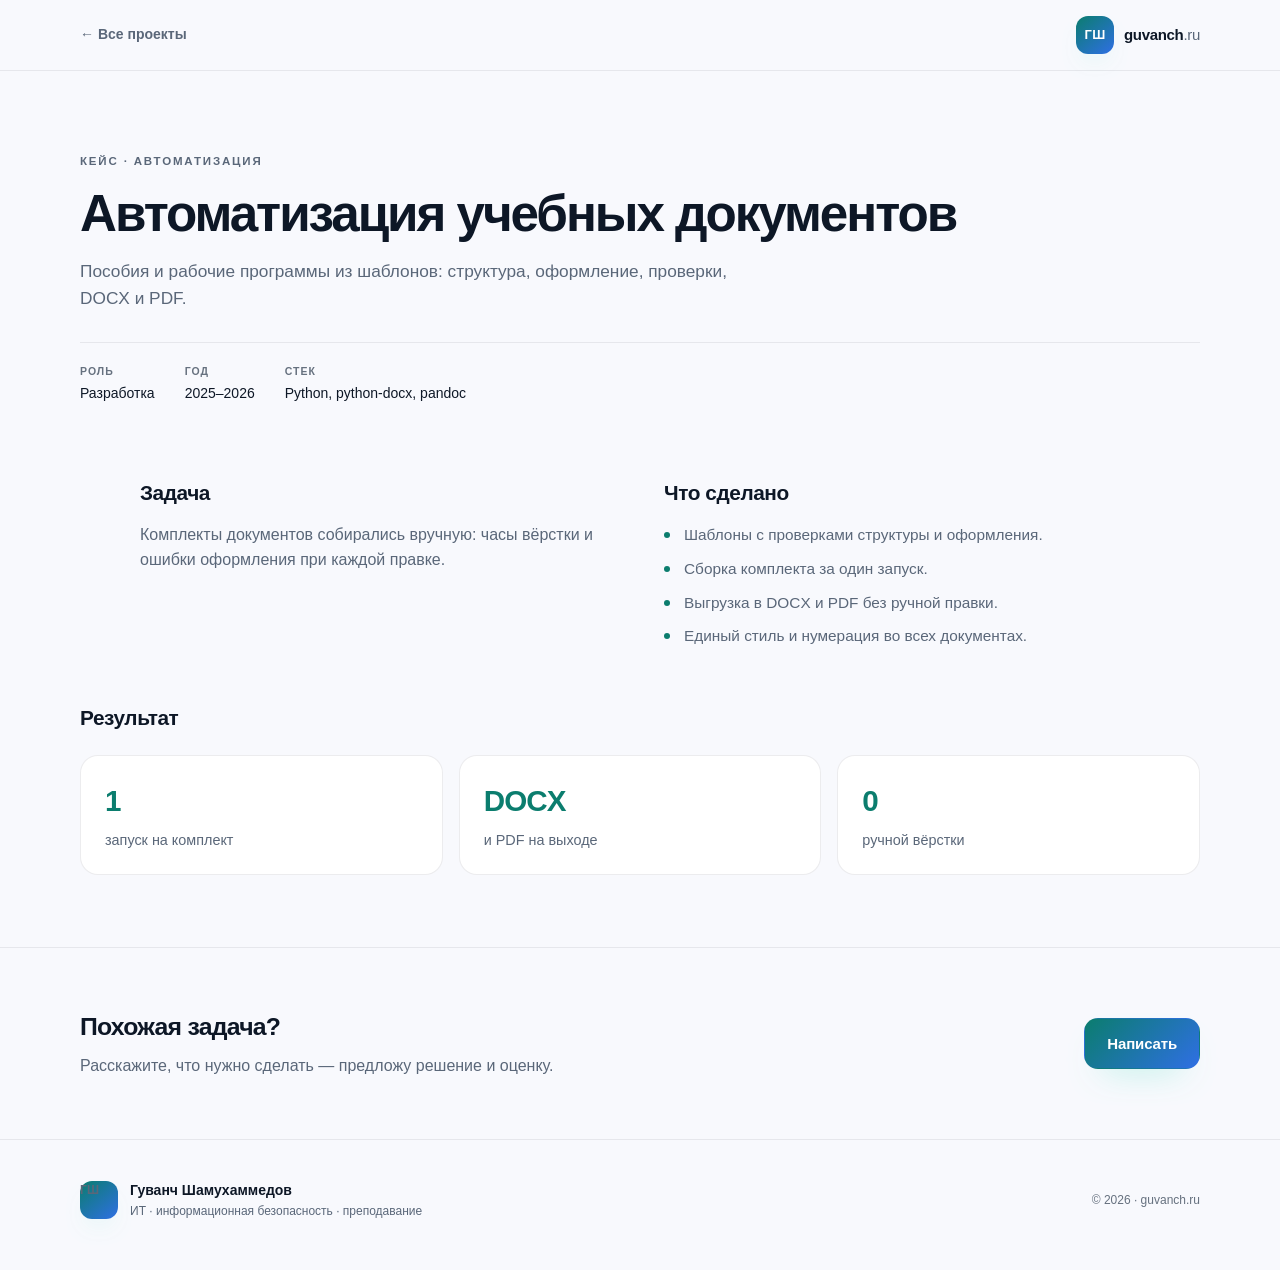
<file: cases/docs.html>
<!doctype html>
<html lang="ru" data-theme="light">
<head>
<meta charset="utf-8">
<meta name="viewport" content="width=device-width, initial-scale=1">
<title>Автоматизация учебных документов — кейс · Гуванч Шамухаммедов</title>
<meta name="description" content="Пособия и рабочие программы из шаблонов: структура, оформление, проверки, DOCX и PDF.">
<link rel="canonical" href="https://guvanch.ru/cases/docs.html">
<meta property="og:type" content="article">
<meta property="og:title" content="Автоматизация учебных документов — кейс · Гуванч Шамухаммедов">
<meta property="og:description" content="Пособия и рабочие программы из шаблонов: структура, оформление, проверки, DOCX и PDF.">
<meta property="og:url" content="https://guvanch.ru/cases/docs.html">
<meta property="og:image" content="https://guvanch.ru/assets/og/case-docs.jpg">
<meta property="og:locale" content="ru_RU">
<meta name="twitter:card" content="summary_large_image">
<script type="application/ld+json">
{
  "@context": "https://schema.org",
  "@type": "CreativeWork",
  "name": "Автоматизация учебных документов",
  "description": "Пособия и рабочие программы из шаблонов: структура, оформление, проверки, DOCX и PDF.",
  "url": "https://guvanch.ru/cases/docs.html",
  "creator": {
    "@type": "Person",
    "name": "Гуванч Шамухаммедов",
    "url": "https://guvanch.ru/"
  },
  "about": [
    "Python",
    "python-docx",
    "pandoc"
  ]
}
</script>
<meta name="theme-color" content="#f7f8fc">
<link rel="icon" href="../assets/favicon.svg" type="image/svg+xml">
<link rel="stylesheet" href="../css/style.css">
</head>
<body class="case-page">
<header class="case-top" id="top">
  <div class="container case-top-inner">
    <a class="case-back" href="../index.html#projects">← Все проекты</a>
    <a class="logo" href="../index.html" aria-label="На главную"><span class="logo-mark">ГШ</span><span class="logo-text">guvanch<span>.ru</span></span></a>
  </div>
</header>

<main>
  <section class="case-hero">
    <div class="container">
      <p class="eyebrow">Кейс · Автоматизация</p>
      <h1>Автоматизация учебных документов</h1>
      <p class="case-lead">Пособия и рабочие программы из шаблонов: структура, оформление, проверки, DOCX и PDF.</p>
      <ul class="case-meta">
        <li><span>Роль</span>Разработка</li>
        <li><span>Год</span>2025–2026</li>
        <li><span>Стек</span>Python, python-docx, pandoc</li>
      </ul>
    </div>
  </section>

  

  <section class="case-body">
    <div class="container case-cols">
      <div>
        <h2>Задача</h2>
        <p>Комплекты документов собирались вручную: часы вёрстки и ошибки оформления при каждой правке.</p>
      </div>
      <div>
        <h2>Что сделано</h2>
        <ul class="case-list"><li>Шаблоны с проверками структуры и оформления.</li><li>Сборка комплекта за один запуск.</li><li>Выгрузка в DOCX и PDF без ручной правки.</li><li>Единый стиль и нумерация во всех документах.</li></ul>
      </div>
    </div>
    <div class="container">
      <h2 class="case-result-title">Результат</h2>
      <ul class="case-numbers"><li><b>1</b><span>запуск на комплект</span></li><li><b>DOCX</b><span>и PDF на выходе</span></li><li><b>0</b><span>ручной вёрстки</span></li></ul>
    </div>
  </section>

  <section class="case-cta">
    <div class="container case-cta-inner">
      <div>
        <h2>Похожая задача?</h2>
        <p>Расскажите, что нужно сделать — предложу решение и оценку.</p>
      </div>
      <div class="case-cta-actions">
        
        <a class="btn btn-primary" href="mailto:glebe.ru@yandex.ru?subject=Проект: Документы">Написать</a>
      </div>
    </div>
  </section>
</main>

<footer class="footer">
  <div class="container footer-inner">
    <div class="footer-brand">
      <span class="logo-mark">ГШ</span>
      <div><b>Гуванч Шамухаммедов</b><span>ИТ · информационная безопасность · преподавание</span></div>
    </div>
    <p class="footer-note">© 2026 · guvanch.ru</p>
  </div>
</footer>

<a class="to-top" id="to-top" href="#top" aria-label="Наверх">↑</a>
<script src="../js/top.js" defer></script>
</body>
</html>
</file>
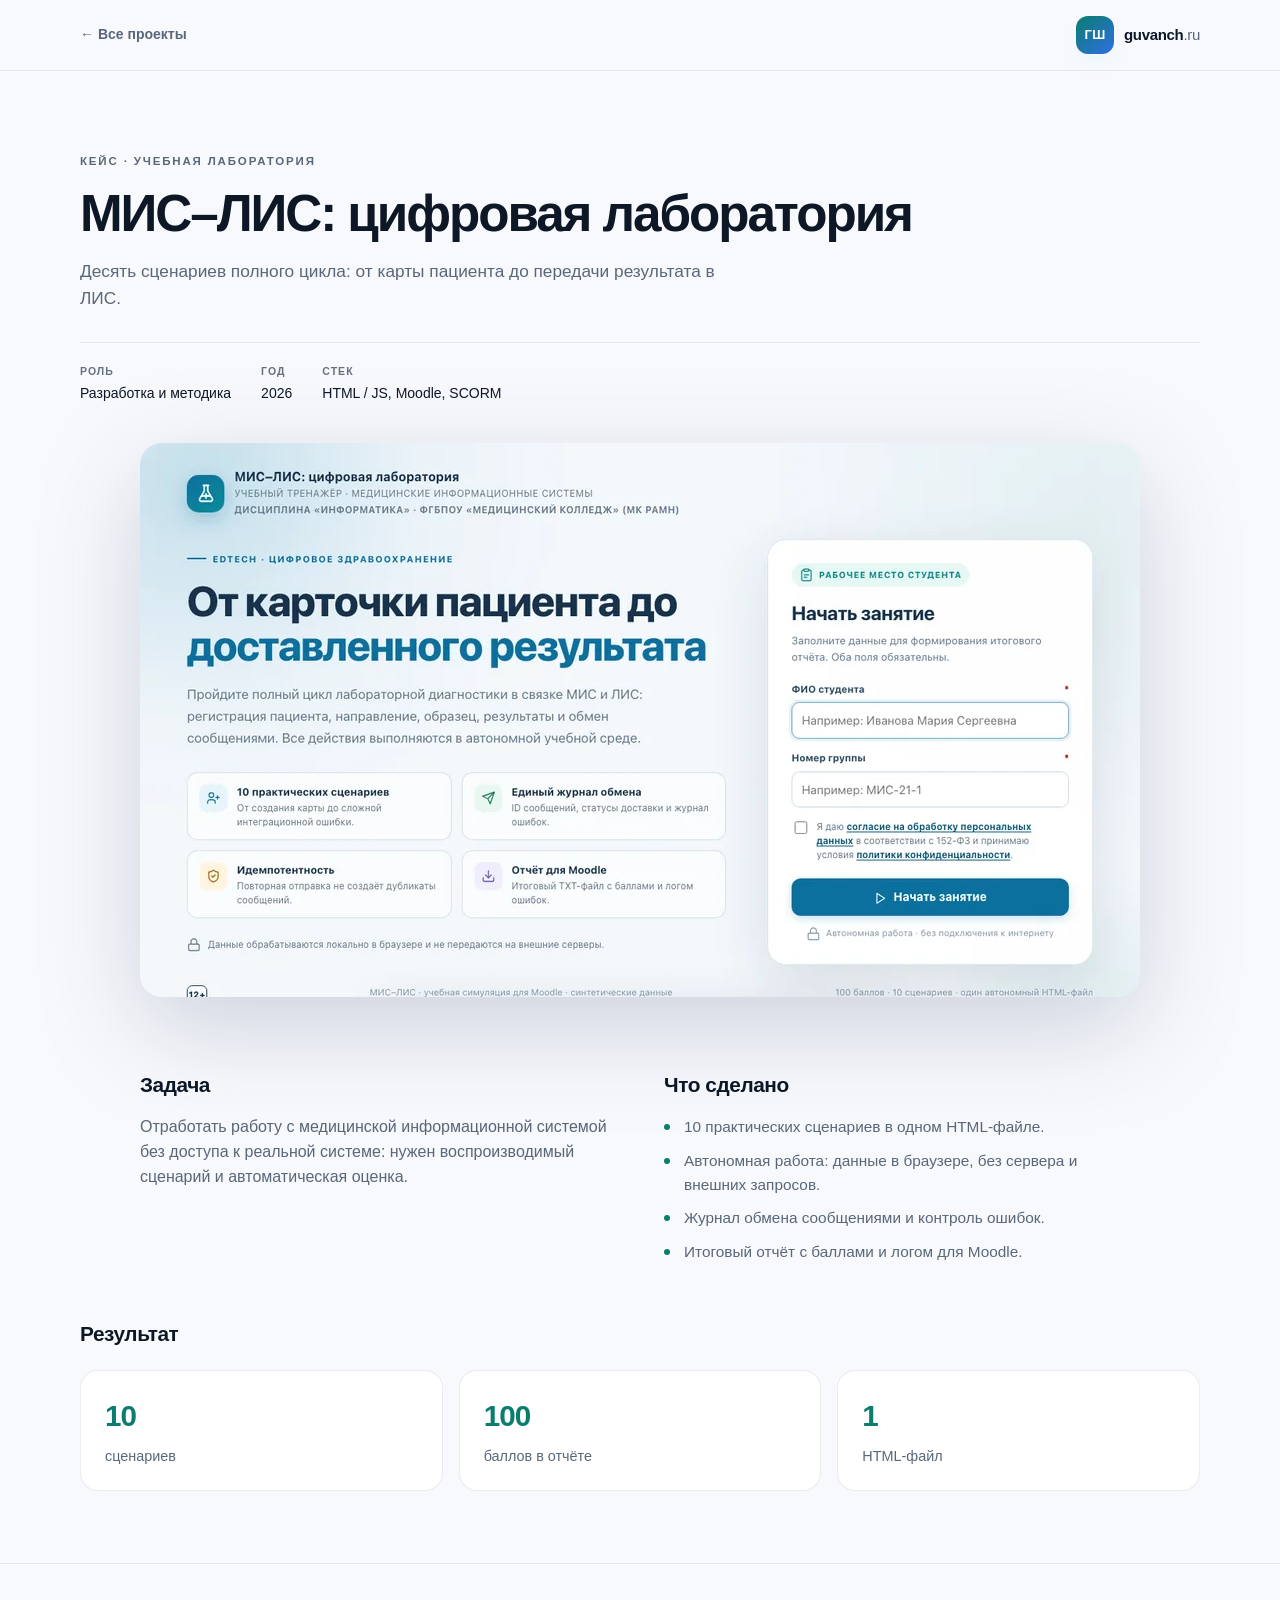
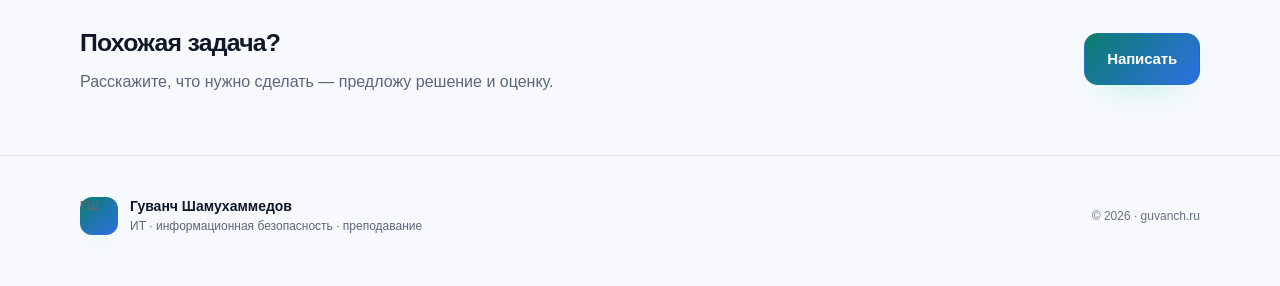
<file: cases/mis.html>
<!doctype html>
<html lang="ru" data-theme="light">
<head>
<meta charset="utf-8">
<meta name="viewport" content="width=device-width, initial-scale=1">
<title>МИС–ЛИС: цифровая лаборатория — кейс · Гуванч Шамухаммедов</title>
<meta name="description" content="Десять сценариев полного цикла: от карты пациента до передачи результата в ЛИС.">
<link rel="canonical" href="https://guvanch.ru/cases/mis.html">
<meta property="og:type" content="article">
<meta property="og:title" content="МИС–ЛИС: цифровая лаборатория — кейс · Гуванч Шамухаммедов">
<meta property="og:description" content="Десять сценариев полного цикла: от карты пациента до передачи результата в ЛИС.">
<meta property="og:url" content="https://guvanch.ru/cases/mis.html">
<meta property="og:image" content="https://guvanch.ru/assets/og/case-mis.jpg">
<meta property="og:locale" content="ru_RU">
<meta name="twitter:card" content="summary_large_image">
<script type="application/ld+json">
{
  "@context": "https://schema.org",
  "@type": "CreativeWork",
  "name": "МИС–ЛИС: цифровая лаборатория",
  "description": "Десять сценариев полного цикла: от карты пациента до передачи результата в ЛИС.",
  "url": "https://guvanch.ru/cases/mis.html",
  "creator": {
    "@type": "Person",
    "name": "Гуванч Шамухаммедов",
    "url": "https://guvanch.ru/"
  },
  "about": [
    "HTML / JS",
    "Moodle",
    "SCORM"
  ]
}
</script>
<meta name="theme-color" content="#f7f8fc">
<link rel="icon" href="../assets/favicon.svg" type="image/svg+xml">
<link rel="stylesheet" href="../css/style.css">
</head>
<body class="case-page">
<header class="case-top" id="top">
  <div class="container case-top-inner">
    <a class="case-back" href="../index.html#projects">← Все проекты</a>
    <a class="logo" href="../index.html" aria-label="На главную"><span class="logo-mark">ГШ</span><span class="logo-text">guvanch<span>.ru</span></span></a>
  </div>
</header>

<main>
  <section class="case-hero">
    <div class="container">
      <p class="eyebrow">Кейс · Учебная лаборатория</p>
      <h1>МИС–ЛИС: цифровая лаборатория</h1>
      <p class="case-lead">Десять сценариев полного цикла: от карты пациента до передачи результата в ЛИС.</p>
      <ul class="case-meta">
        <li><span>Роль</span>Разработка и методика</li>
        <li><span>Год</span>2026</li>
        <li><span>Стек</span>HTML / JS, Moodle, SCORM</li>
      </ul>
    </div>
  </section>

    <section class="container case-cover">
    <img src="../assets/projects/mis.webp" alt="МИС–ЛИС: цифровая лаборатория" loading="lazy">
  </section>


  <section class="case-body">
    <div class="container case-cols">
      <div>
        <h2>Задача</h2>
        <p>Отработать работу с медицинской информационной системой без доступа к реальной системе: нужен воспроизводимый сценарий и автоматическая оценка.</p>
      </div>
      <div>
        <h2>Что сделано</h2>
        <ul class="case-list"><li>10 практических сценариев в одном HTML-файле.</li><li>Автономная работа: данные в браузере, без сервера и внешних запросов.</li><li>Журнал обмена сообщениями и контроль ошибок.</li><li>Итоговый отчёт с баллами и логом для Moodle.</li></ul>
      </div>
    </div>
    <div class="container">
      <h2 class="case-result-title">Результат</h2>
      <ul class="case-numbers"><li><b>10</b><span>сценариев</span></li><li><b>100</b><span>баллов в отчёте</span></li><li><b>1</b><span>HTML-файл</span></li></ul>
    </div>
  </section>

  <section class="case-cta">
    <div class="container case-cta-inner">
      <div>
        <h2>Похожая задача?</h2>
        <p>Расскажите, что нужно сделать — предложу решение и оценку.</p>
      </div>
      <div class="case-cta-actions">
        
        <a class="btn btn-primary" href="mailto:glebe.ru@yandex.ru?subject=Проект: МИС–ЛИС">Написать</a>
      </div>
    </div>
  </section>
</main>

<footer class="footer">
  <div class="container footer-inner">
    <div class="footer-brand">
      <span class="logo-mark">ГШ</span>
      <div><b>Гуванч Шамухаммедов</b><span>ИТ · информационная безопасность · преподавание</span></div>
    </div>
    <p class="footer-note">© 2026 · guvanch.ru</p>
  </div>
</footer>

<a class="to-top" id="to-top" href="#top" aria-label="Наверх">↑</a>
<script src="../js/top.js" defer></script>
</body>
</html>
</file>
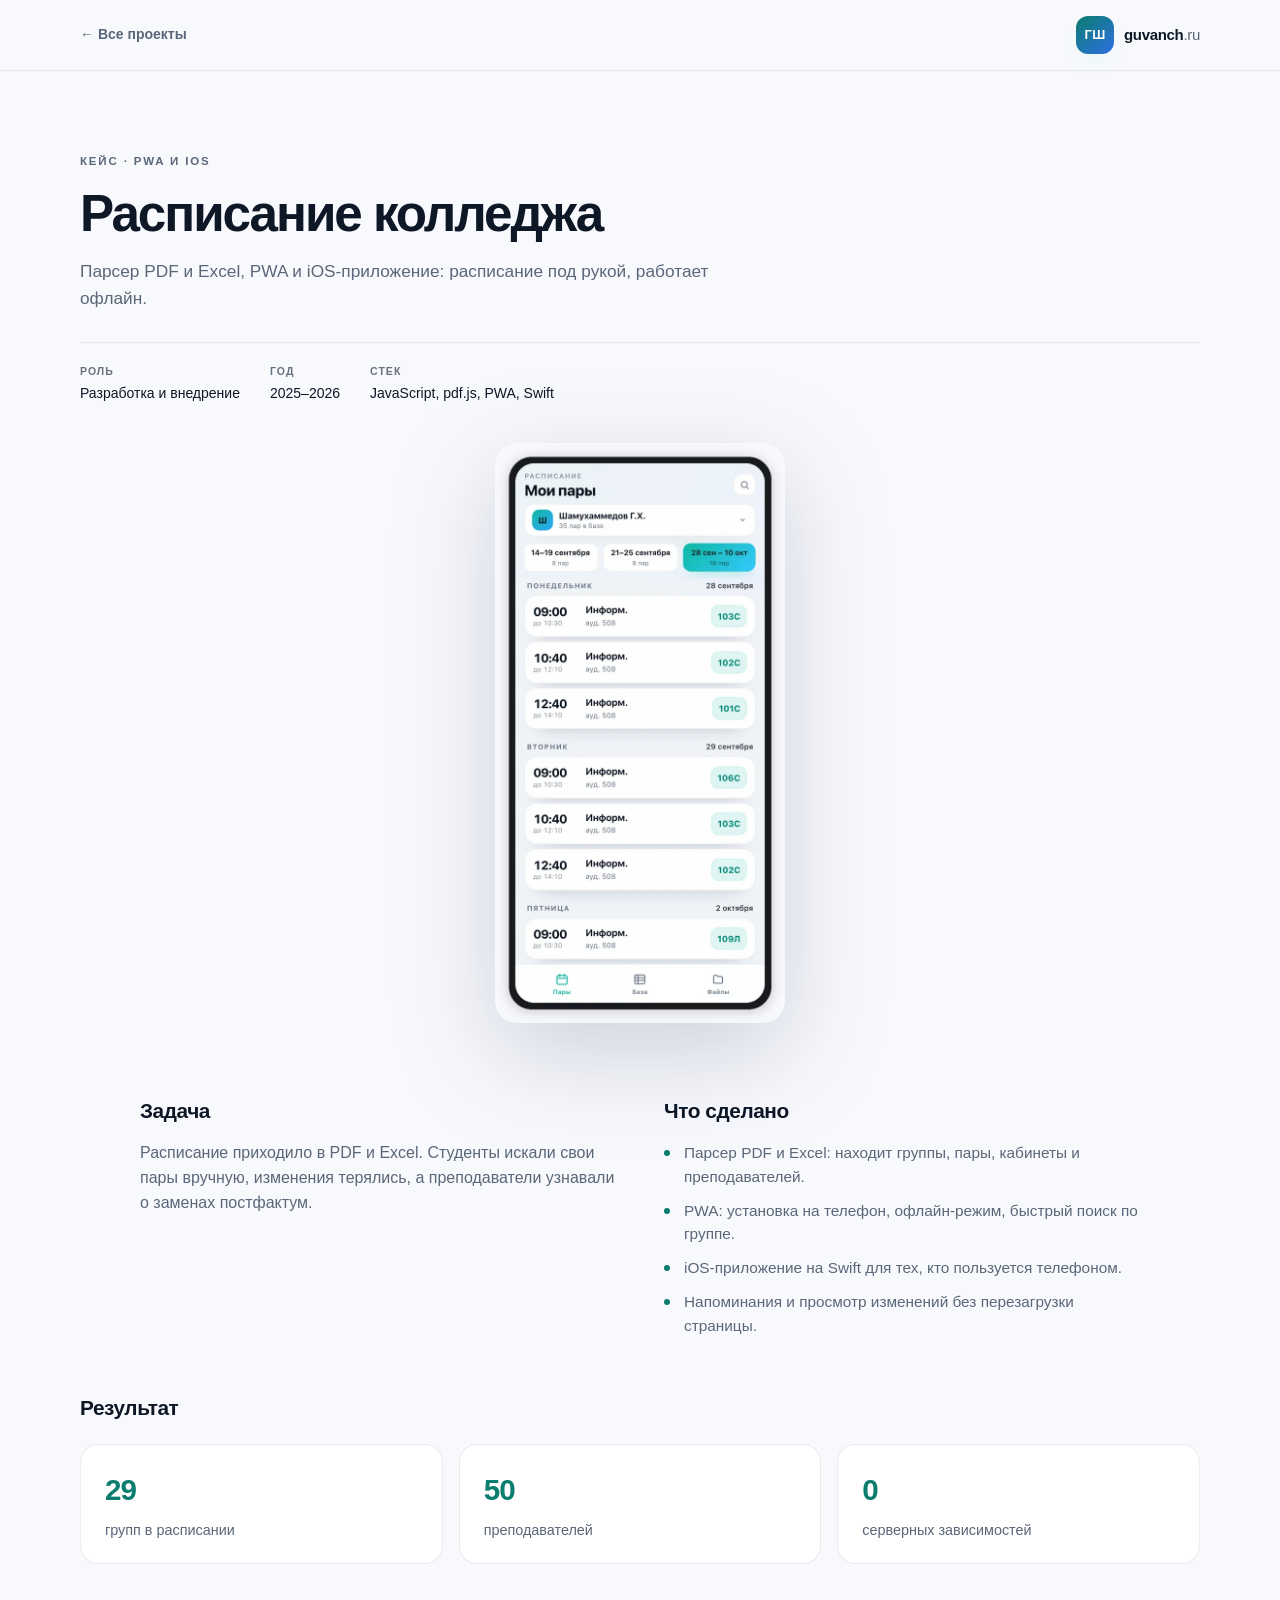
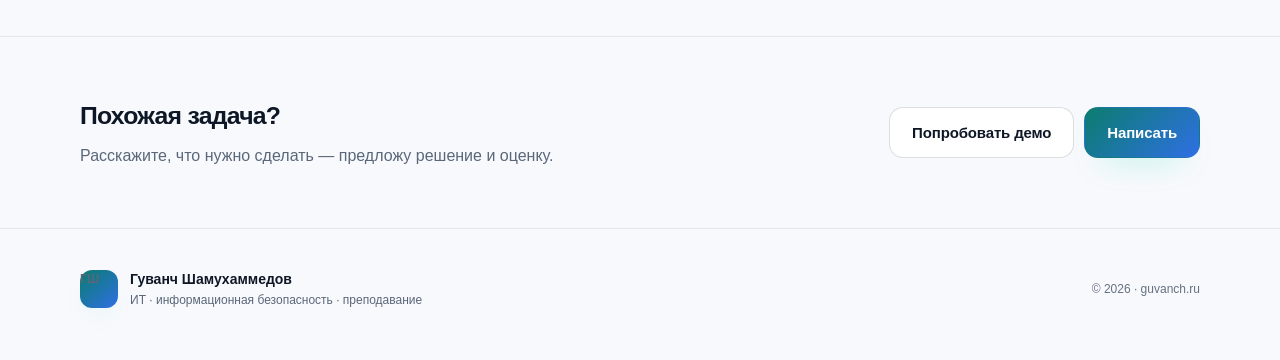
<file: cases/schedule.html>
<!doctype html>
<html lang="ru" data-theme="light">
<head>
<meta charset="utf-8">
<meta name="viewport" content="width=device-width, initial-scale=1">
<title>Расписание колледжа — кейс · Гуванч Шамухаммедов</title>
<meta name="description" content="Парсер PDF и Excel, PWA и iOS-приложение: расписание под рукой, работает офлайн.">
<link rel="canonical" href="https://guvanch.ru/cases/schedule.html">
<meta property="og:type" content="article">
<meta property="og:title" content="Расписание колледжа — кейс · Гуванч Шамухаммедов">
<meta property="og:description" content="Парсер PDF и Excel, PWA и iOS-приложение: расписание под рукой, работает офлайн.">
<meta property="og:url" content="https://guvanch.ru/cases/schedule.html">
<meta property="og:image" content="https://guvanch.ru/assets/og/case-schedule.jpg">
<meta property="og:locale" content="ru_RU">
<meta name="twitter:card" content="summary_large_image">
<script type="application/ld+json">
{
  "@context": "https://schema.org",
  "@type": "CreativeWork",
  "name": "Расписание колледжа",
  "description": "Парсер PDF и Excel, PWA и iOS-приложение: расписание под рукой, работает офлайн.",
  "url": "https://guvanch.ru/cases/schedule.html",
  "creator": {
    "@type": "Person",
    "name": "Гуванч Шамухаммедов",
    "url": "https://guvanch.ru/"
  },
  "about": [
    "JavaScript",
    "pdf.js",
    "PWA",
    "Swift"
  ]
}
</script>
<meta name="theme-color" content="#f7f8fc">
<link rel="icon" href="../assets/favicon.svg" type="image/svg+xml">
<link rel="stylesheet" href="../css/style.css">
</head>
<body class="case-page">
<header class="case-top" id="top">
  <div class="container case-top-inner">
    <a class="case-back" href="../index.html#projects">← Все проекты</a>
    <a class="logo" href="../index.html" aria-label="На главную"><span class="logo-mark">ГШ</span><span class="logo-text">guvanch<span>.ru</span></span></a>
  </div>
</header>

<main>
  <section class="case-hero">
    <div class="container">
      <p class="eyebrow">Кейс · PWA и iOS</p>
      <h1>Расписание колледжа</h1>
      <p class="case-lead">Парсер PDF и Excel, PWA и iOS-приложение: расписание под рукой, работает офлайн.</p>
      <ul class="case-meta">
        <li><span>Роль</span>Разработка и внедрение</li>
        <li><span>Год</span>2025–2026</li>
        <li><span>Стек</span>JavaScript, pdf.js, PWA, Swift</li>
      </ul>
    </div>
  </section>

    <section class="container case-cover">
    <img src="../assets/projects/schedule-cover.webp" alt="Расписание колледжа" loading="lazy">
  </section>


  <section class="case-body">
    <div class="container case-cols">
      <div>
        <h2>Задача</h2>
        <p>Расписание приходило в PDF и Excel. Студенты искали свои пары вручную, изменения терялись, а преподаватели узнавали о заменах постфактум.</p>
      </div>
      <div>
        <h2>Что сделано</h2>
        <ul class="case-list"><li>Парсер PDF и Excel: находит группы, пары, кабинеты и преподавателей.</li><li>PWA: установка на телефон, офлайн-режим, быстрый поиск по группе.</li><li>iOS-приложение на Swift для тех, кто пользуется телефоном.</li><li>Напоминания и просмотр изменений без перезагрузки страницы.</li></ul>
      </div>
    </div>
    <div class="container">
      <h2 class="case-result-title">Результат</h2>
      <ul class="case-numbers"><li><b>29</b><span>групп в расписании</span></li><li><b>50</b><span>преподавателей</span></li><li><b>0</b><span>серверных зависимостей</span></li></ul>
    </div>
  </section>

  <section class="case-cta">
    <div class="container case-cta-inner">
      <div>
        <h2>Похожая задача?</h2>
        <p>Расскажите, что нужно сделать — предложу решение и оценку.</p>
      </div>
      <div class="case-cta-actions">
        <a class="btn btn-ghost" href="../demo/index.html">Попробовать демо</a>
        <a class="btn btn-primary" href="mailto:glebe.ru@yandex.ru?subject=Проект: Расписание">Написать</a>
      </div>
    </div>
  </section>
</main>

<footer class="footer">
  <div class="container footer-inner">
    <div class="footer-brand">
      <span class="logo-mark">ГШ</span>
      <div><b>Гуванч Шамухаммедов</b><span>ИТ · информационная безопасность · преподавание</span></div>
    </div>
    <p class="footer-note">© 2026 · guvanch.ru</p>
  </div>
</footer>

<a class="to-top" id="to-top" href="#top" aria-label="Наверх">↑</a>
<script src="../js/top.js" defer></script>
</body>
</html>
</file>
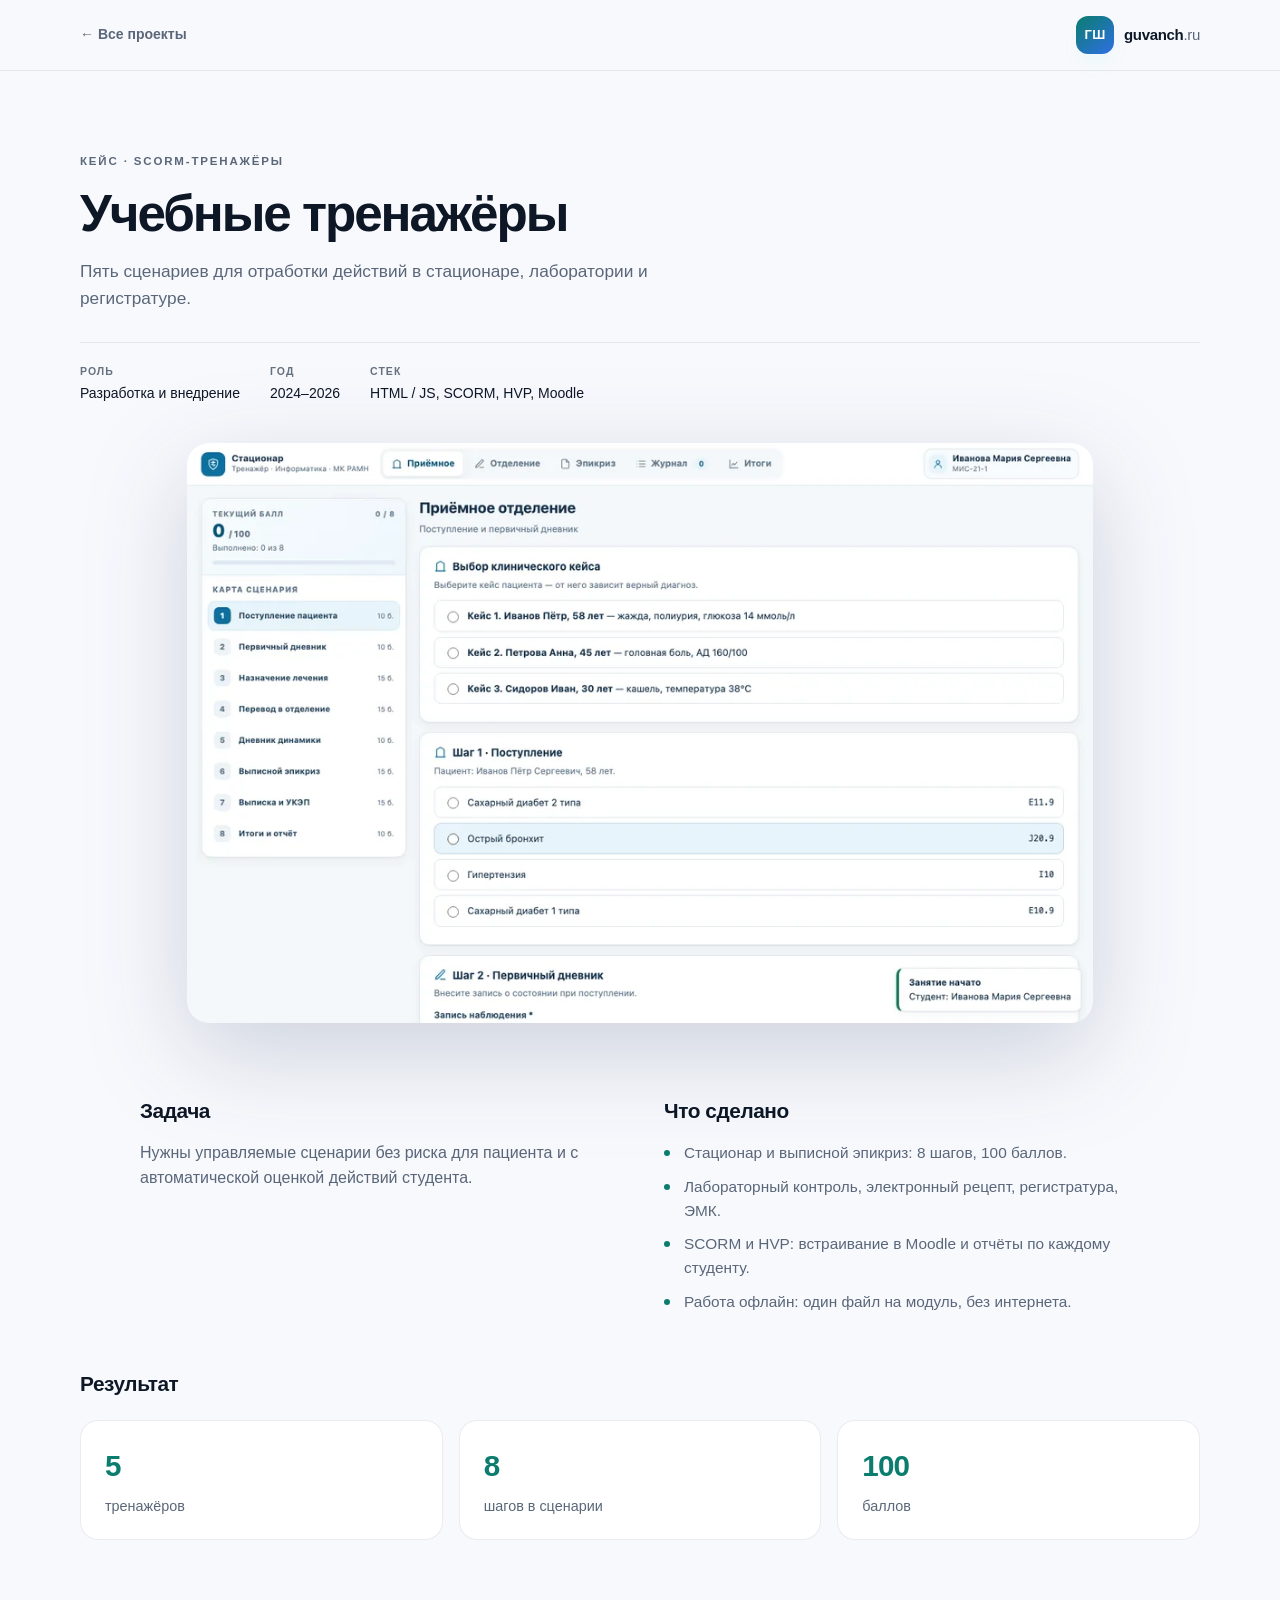
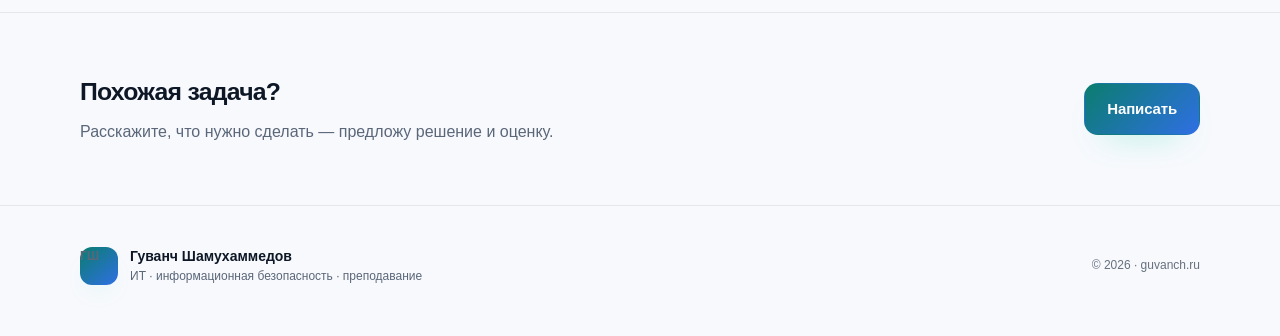
<file: cases/trainers.html>
<!doctype html>
<html lang="ru" data-theme="light">
<head>
<meta charset="utf-8">
<meta name="viewport" content="width=device-width, initial-scale=1">
<title>Учебные тренажёры — кейс · Гуванч Шамухаммедов</title>
<meta name="description" content="Пять сценариев для отработки действий в стационаре, лаборатории и регистратуре.">
<link rel="canonical" href="https://guvanch.ru/cases/trainers.html">
<meta property="og:type" content="article">
<meta property="og:title" content="Учебные тренажёры — кейс · Гуванч Шамухаммедов">
<meta property="og:description" content="Пять сценариев для отработки действий в стационаре, лаборатории и регистратуре.">
<meta property="og:url" content="https://guvanch.ru/cases/trainers.html">
<meta property="og:image" content="https://guvanch.ru/assets/og/case-trainers.jpg">
<meta property="og:locale" content="ru_RU">
<meta name="twitter:card" content="summary_large_image">
<script type="application/ld+json">
{
  "@context": "https://schema.org",
  "@type": "CreativeWork",
  "name": "Учебные тренажёры",
  "description": "Пять сценариев для отработки действий в стационаре, лаборатории и регистратуре.",
  "url": "https://guvanch.ru/cases/trainers.html",
  "creator": {
    "@type": "Person",
    "name": "Гуванч Шамухаммедов",
    "url": "https://guvanch.ru/"
  },
  "about": [
    "HTML / JS",
    "SCORM",
    "HVP",
    "Moodle"
  ]
}
</script>
<meta name="theme-color" content="#f7f8fc">
<link rel="icon" href="../assets/favicon.svg" type="image/svg+xml">
<link rel="stylesheet" href="../css/style.css">
</head>
<body class="case-page">
<header class="case-top" id="top">
  <div class="container case-top-inner">
    <a class="case-back" href="../index.html#projects">← Все проекты</a>
    <a class="logo" href="../index.html" aria-label="На главную"><span class="logo-mark">ГШ</span><span class="logo-text">guvanch<span>.ru</span></span></a>
  </div>
</header>

<main>
  <section class="case-hero">
    <div class="container">
      <p class="eyebrow">Кейс · SCORM-тренажёры</p>
      <h1>Учебные тренажёры</h1>
      <p class="case-lead">Пять сценариев для отработки действий в стационаре, лаборатории и регистратуре.</p>
      <ul class="case-meta">
        <li><span>Роль</span>Разработка и внедрение</li>
        <li><span>Год</span>2024–2026</li>
        <li><span>Стек</span>HTML / JS, SCORM, HVP, Moodle</li>
      </ul>
    </div>
  </section>

    <section class="container case-cover">
    <img src="../assets/projects/trainers.webp" alt="Учебные тренажёры" loading="lazy">
  </section>


  <section class="case-body">
    <div class="container case-cols">
      <div>
        <h2>Задача</h2>
        <p>Нужны управляемые сценарии без риска для пациента и с автоматической оценкой действий студента.</p>
      </div>
      <div>
        <h2>Что сделано</h2>
        <ul class="case-list"><li>Стационар и выписной эпикриз: 8 шагов, 100 баллов.</li><li>Лабораторный контроль, электронный рецепт, регистратура, ЭМК.</li><li>SCORM и HVP: встраивание в Moodle и отчёты по каждому студенту.</li><li>Работа офлайн: один файл на модуль, без интернета.</li></ul>
      </div>
    </div>
    <div class="container">
      <h2 class="case-result-title">Результат</h2>
      <ul class="case-numbers"><li><b>5</b><span>тренажёров</span></li><li><b>8</b><span>шагов в сценарии</span></li><li><b>100</b><span>баллов</span></li></ul>
    </div>
  </section>

  <section class="case-cta">
    <div class="container case-cta-inner">
      <div>
        <h2>Похожая задача?</h2>
        <p>Расскажите, что нужно сделать — предложу решение и оценку.</p>
      </div>
      <div class="case-cta-actions">
        
        <a class="btn btn-primary" href="mailto:glebe.ru@yandex.ru?subject=Проект: Тренажёр">Написать</a>
      </div>
    </div>
  </section>
</main>

<footer class="footer">
  <div class="container footer-inner">
    <div class="footer-brand">
      <span class="logo-mark">ГШ</span>
      <div><b>Гуванч Шамухаммедов</b><span>ИТ · информационная безопасность · преподавание</span></div>
    </div>
    <p class="footer-note">© 2026 · guvanch.ru</p>
  </div>
</footer>

<a class="to-top" id="to-top" href="#top" aria-label="Наверх">↑</a>
<script src="../js/top.js" defer></script>
</body>
</html>
</file>
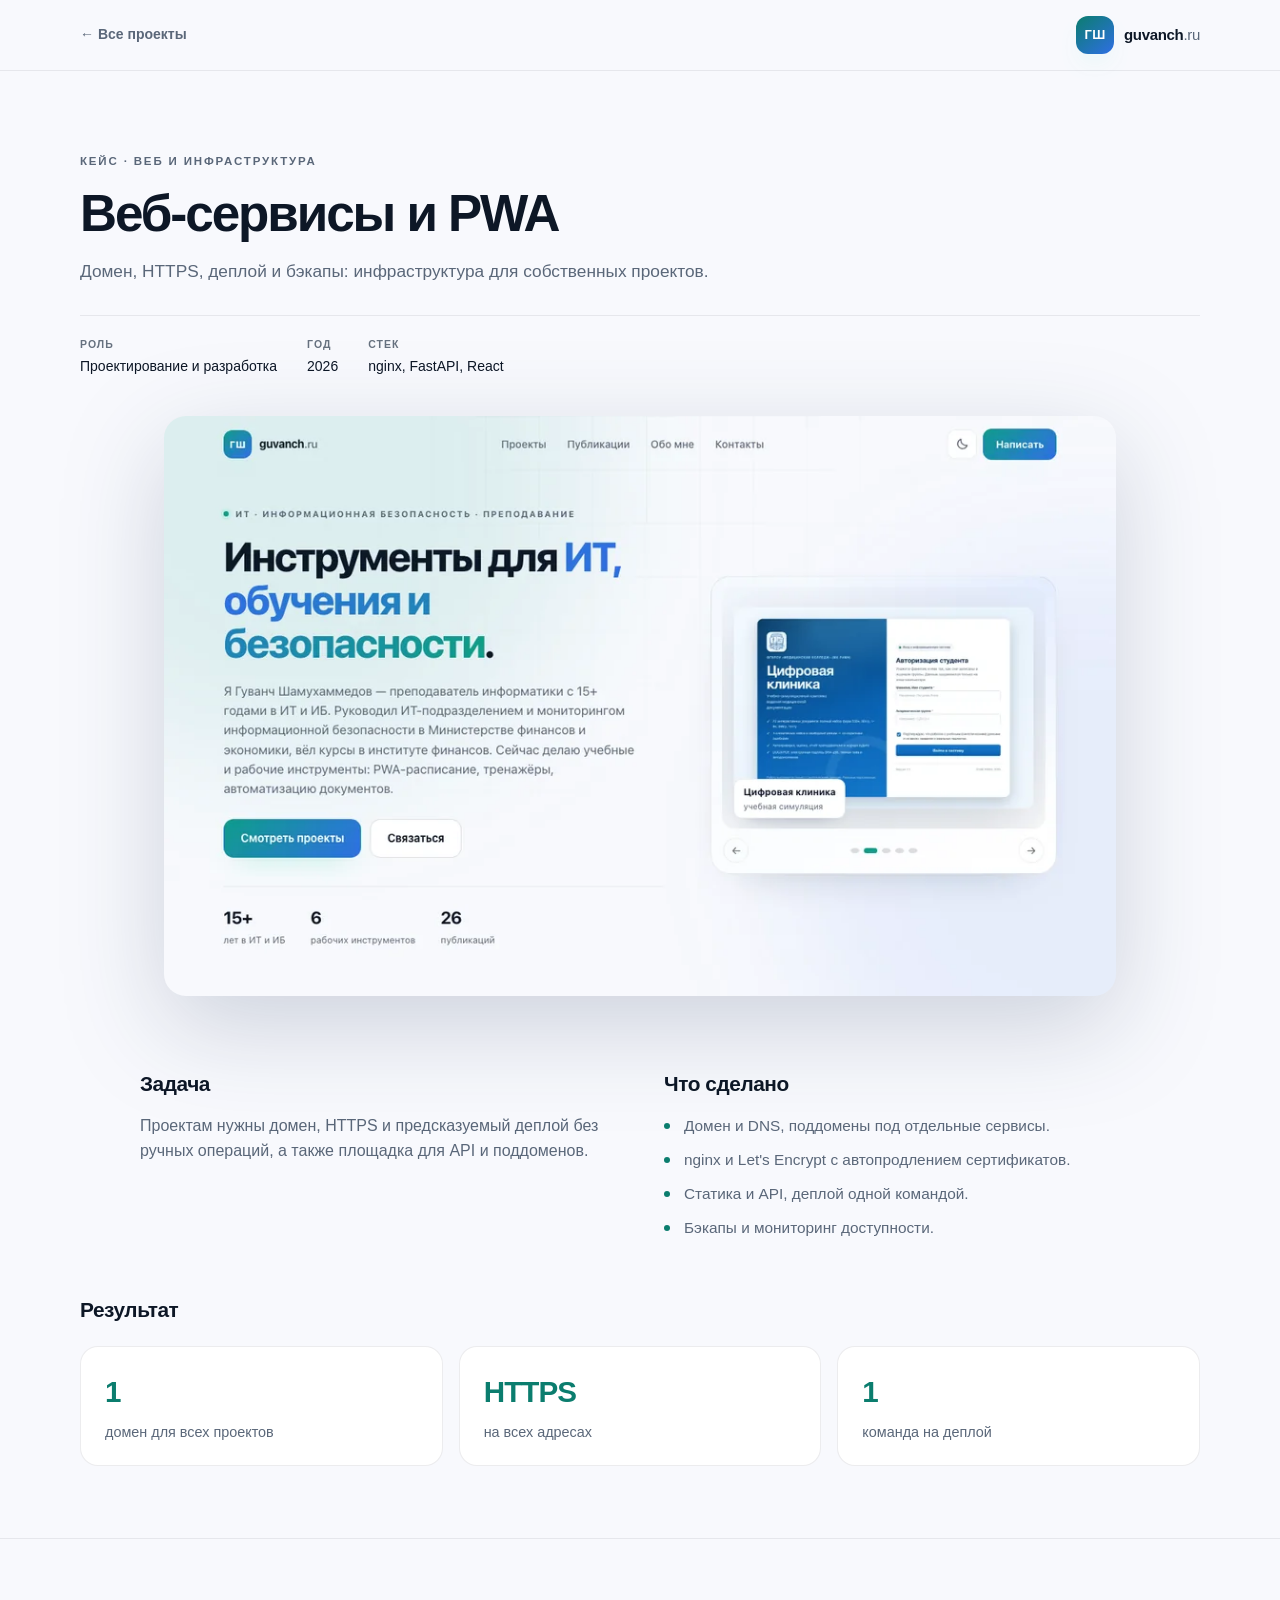
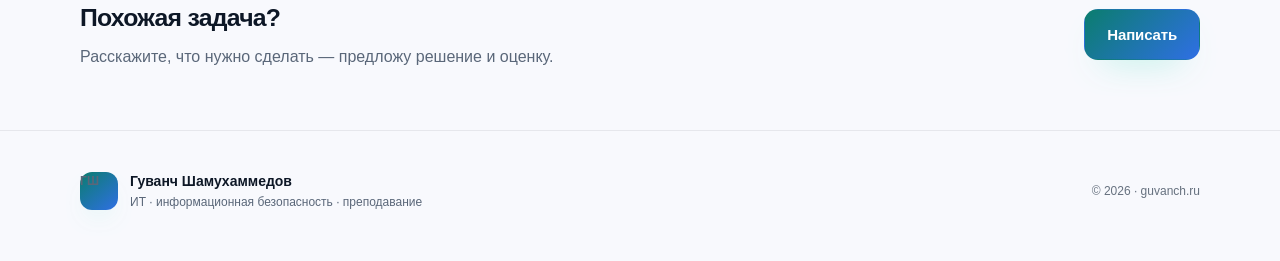
<file: cases/web.html>
<!doctype html>
<html lang="ru" data-theme="light">
<head>
<meta charset="utf-8">
<meta name="viewport" content="width=device-width, initial-scale=1">
<title>Веб-сервисы и PWA — кейс · Гуванч Шамухаммедов</title>
<meta name="description" content="Домен, HTTPS, деплой и бэкапы: инфраструктура для собственных проектов.">
<link rel="canonical" href="https://guvanch.ru/cases/web.html">
<meta property="og:type" content="article">
<meta property="og:title" content="Веб-сервисы и PWA — кейс · Гуванч Шамухаммедов">
<meta property="og:description" content="Домен, HTTPS, деплой и бэкапы: инфраструктура для собственных проектов.">
<meta property="og:url" content="https://guvanch.ru/cases/web.html">
<meta property="og:image" content="https://guvanch.ru/assets/og/case-web.jpg">
<meta property="og:locale" content="ru_RU">
<meta name="twitter:card" content="summary_large_image">
<script type="application/ld+json">
{
  "@context": "https://schema.org",
  "@type": "CreativeWork",
  "name": "Веб-сервисы и PWA",
  "description": "Домен, HTTPS, деплой и бэкапы: инфраструктура для собственных проектов.",
  "url": "https://guvanch.ru/cases/web.html",
  "creator": {
    "@type": "Person",
    "name": "Гуванч Шамухаммедов",
    "url": "https://guvanch.ru/"
  },
  "about": [
    "nginx",
    "FastAPI",
    "React"
  ]
}
</script>
<meta name="theme-color" content="#f7f8fc">
<link rel="icon" href="../assets/favicon.svg" type="image/svg+xml">
<link rel="stylesheet" href="../css/style.css">
</head>
<body class="case-page">
<header class="case-top" id="top">
  <div class="container case-top-inner">
    <a class="case-back" href="../index.html#projects">← Все проекты</a>
    <a class="logo" href="../index.html" aria-label="На главную"><span class="logo-mark">ГШ</span><span class="logo-text">guvanch<span>.ru</span></span></a>
  </div>
</header>

<main>
  <section class="case-hero">
    <div class="container">
      <p class="eyebrow">Кейс · Веб и инфраструктура</p>
      <h1>Веб-сервисы и PWA</h1>
      <p class="case-lead">Домен, HTTPS, деплой и бэкапы: инфраструктура для собственных проектов.</p>
      <ul class="case-meta">
        <li><span>Роль</span>Проектирование и разработка</li>
        <li><span>Год</span>2026</li>
        <li><span>Стек</span>nginx, FastAPI, React</li>
      </ul>
    </div>
  </section>

    <section class="container case-cover">
    <img src="../assets/projects/site.webp" alt="Веб-сервисы и PWA" loading="lazy">
  </section>


  <section class="case-body">
    <div class="container case-cols">
      <div>
        <h2>Задача</h2>
        <p>Проектам нужны домен, HTTPS и предсказуемый деплой без ручных операций, а также площадка для API и поддоменов.</p>
      </div>
      <div>
        <h2>Что сделано</h2>
        <ul class="case-list"><li>Домен и DNS, поддомены под отдельные сервисы.</li><li>nginx и Let&#x27;s Encrypt с автопродлением сертификатов.</li><li>Статика и API, деплой одной командой.</li><li>Бэкапы и мониторинг доступности.</li></ul>
      </div>
    </div>
    <div class="container">
      <h2 class="case-result-title">Результат</h2>
      <ul class="case-numbers"><li><b>1</b><span>домен для всех проектов</span></li><li><b>HTTPS</b><span>на всех адресах</span></li><li><b>1</b><span>команда на деплой</span></li></ul>
    </div>
  </section>

  <section class="case-cta">
    <div class="container case-cta-inner">
      <div>
        <h2>Похожая задача?</h2>
        <p>Расскажите, что нужно сделать — предложу решение и оценку.</p>
      </div>
      <div class="case-cta-actions">
        
        <a class="btn btn-primary" href="mailto:glebe.ru@yandex.ru?subject=Проект: Сайт">Написать</a>
      </div>
    </div>
  </section>
</main>

<footer class="footer">
  <div class="container footer-inner">
    <div class="footer-brand">
      <span class="logo-mark">ГШ</span>
      <div><b>Гуванч Шамухаммедов</b><span>ИТ · информационная безопасность · преподавание</span></div>
    </div>
    <p class="footer-note">© 2026 · guvanch.ru</p>
  </div>
</footer>

<a class="to-top" id="to-top" href="#top" aria-label="Наверх">↑</a>
<script src="../js/top.js" defer></script>
</body>
</html>
</file>
<file: css/style.css>
:root {
  --bg: #06070b;
  --bg-2: #0a0d13;
  --surface: #0f131b;
  --surface-2: #151a24;
  --text: #f2f6fb;
  --muted: #93a0b4;
  --muted-2: #6f7d90;
  --line: rgba(255, 255, 255, 0.08);
  --line-strong: rgba(255, 255, 255, 0.14);
  --accent: #5fe3c6;
  --accent-2: #7aa2ff;
  --accent-ink: #04231d;
  --shadow: 0 30px 80px -40px rgba(0, 0, 0, 0.9);
  --radius: 24px;
  --header-bg: rgba(6, 7, 11, 0.72);
  --glow-a: rgba(95, 227, 198, 0.16);
  --glow-b: rgba(122, 162, 255, 0.13);
  --grid: rgba(255, 255, 255, 0.035);
}

html[data-theme="light"] {
  --bg: #f8f9fd;
  --bg-2: #eef3fa;
  --surface: #ffffff;
  --surface-2: #f4f8fe;
  --text: #0d1726;
  --muted: #5a6779;
  --muted-2: #66717f;
  --line: rgba(13, 23, 38, 0.08);
  --line-strong: rgba(13, 23, 38, 0.14);
  --accent: #0b7d6e;
  --accent-2: #2f6fe4;
  --accent-ink: #ffffff;
  --shadow: 0 24px 60px -44px rgba(13, 35, 70, 0.4);
  --header-bg: rgba(248, 249, 253, 0.82);
  --glow-a: rgba(15, 157, 138, 0.12);
  --glow-b: rgba(47, 111, 228, 0.09);
  --grid: rgba(13, 23, 38, 0.035);
}

* { box-sizing: border-box; }

html { scroll-behavior: smooth; overflow-x: hidden; overflow-x: clip; }

body {
  margin: 0;
  background: var(--bg);
  color: var(--text);
  font-family: -apple-system, BlinkMacSystemFont, "SF Pro Display", "SF Pro Text", "Inter", "Segoe UI", Roboto, "Helvetica Neue", Arial, sans-serif;
  font-size: 16px;
  line-height: 1.55;
  -webkit-font-smoothing: antialiased;
  text-rendering: optimizeLegibility;
  overflow-x: hidden;
  overflow-x: clip;
}

body.no-scroll { overflow: hidden; }

img { max-width: 100%; display: block; }
a { color: inherit; text-decoration: none; }
button { font: inherit; color: inherit; background: none; border: 0; cursor: pointer; }
h1, h2, h3, p { margin: 0; }
ul { margin: 0; padding: 0; list-style: none; }

::selection { background: var(--accent); color: var(--accent-ink); }

.skip {
  position: absolute;
  left: 16px;
  top: -60px;
  z-index: 100;
  padding: 10px 16px;
  border-radius: 10px;
  background: var(--accent);
  color: var(--accent-ink);
  font-weight: 600;
  transition: top 0.2s ease;
}
.skip:focus { top: 16px; }

/* ---------- фон ---------- */

.bg {
  position: fixed;
  inset: 0;
  z-index: -1;
  overflow: hidden;
  background: var(--bg);
}

.bg-grid {
  position: absolute;
  inset: 0;
  background-image:
    linear-gradient(var(--grid) 1px, transparent 1px),
    linear-gradient(90deg, var(--grid) 1px, transparent 1px);
  background-size: 72px 72px;
  mask-image: radial-gradient(circle at 50% 0%, #000 0%, transparent 72%);
  -webkit-mask-image: radial-gradient(circle at 50% 0%, #000 0%, transparent 72%);
}

.glow {
  position: absolute;
  width: 760px;
  height: 760px;
  border-radius: 50%;
  filter: blur(90px);
}
.glow-a { top: -320px; left: -220px; background: var(--glow-a); }
.glow-b { top: 180px; right: -320px; background: var(--glow-b); }

/* ---------- общее ---------- */

.container {
  width: min(1120px, 100% - 48px);
  margin: 0 auto;
}

.header {
  position: fixed;
  inset: 0 0 auto;
  z-index: 50;
  background: transparent;
  border-bottom: 1px solid transparent;
  transition: background 0.25s ease, border-color 0.25s ease, backdrop-filter 0.25s ease;
}

.header.is-scrolled {
  background: var(--header-bg);
  border-bottom-color: var(--line);
  backdrop-filter: saturate(160%) blur(18px);
  -webkit-backdrop-filter: saturate(160%) blur(18px);
}

.header-inner {
  display: flex;
  align-items: center;
  justify-content: space-between;
  gap: 20px;
  height: 76px;
}

.logo {
  display: inline-flex;
  align-items: center;
  gap: 10px;
  font-weight: 700;
  letter-spacing: -0.02em;
}

.logo-mark {
  display: grid;
  place-items: center;
  width: 38px;
  height: 38px;
  border-radius: 12px;
  background: linear-gradient(140deg, var(--accent), var(--accent-2));
  color: var(--accent-ink);
  font-size: 13px;
  font-weight: 800;
  letter-spacing: 0.02em;
  box-shadow: 0 12px 26px -14px rgba(95, 227, 198, 0.7);
}

.logo-text { font-size: 15px; }
.logo-text span { color: var(--muted); font-weight: 500; }

.nav {
  display: flex;
  align-items: center;
  gap: 4px;
}

.nav a {
  position: relative;
  padding: 8px 12px;
  border-radius: 10px;
  font-size: 14px;
  font-weight: 500;
  color: var(--muted);
  transition: color 0.18s ease, background 0.18s ease;
}

.nav a:hover { color: var(--text); background: var(--surface-2); }
.nav a.is-active { color: var(--text); }
.nav a.is-active::after {
  content: "";
  position: absolute;
  left: 12px;
  right: 12px;
  bottom: 2px;
  height: 2px;
  border-radius: 2px;
  background: var(--accent);
}

.header-actions { display: flex; align-items: center; gap: 8px; }

.icon-btn {
  display: grid;
  place-items: center;
  width: 40px;
  height: 40px;
  border-radius: 12px;
  border: 1px solid var(--line);
  background: var(--surface);
  color: var(--muted);
  transition: color 0.18s ease, border-color 0.18s ease, transform 0.18s ease;
}
.icon-btn:hover { color: var(--text); border-color: var(--line-strong); }
.icon-btn:active { transform: scale(0.96); }
.icon-btn svg { width: 19px; height: 19px; }

.icon-moon { display: none; }
html[data-theme="light"] .icon-sun { display: none; }
html[data-theme="light"] .icon-moon { display: block; }

.btn {
  display: inline-flex;
  align-items: center;
  justify-content: center;
  gap: 8px;
  padding: 13px 22px;
  border-radius: 14px;
  border: 1px solid transparent;
  font-size: 15px;
  font-weight: 650;
  letter-spacing: -0.01em;
  white-space: nowrap;
  transition: transform 0.18s ease, box-shadow 0.18s ease, background 0.18s ease, border-color 0.18s ease;
}
.btn:active { transform: translateY(1px) scale(0.985); }

.btn-primary {
  background: linear-gradient(135deg, var(--accent), var(--accent-2));
  color: var(--accent-ink);
  box-shadow: 0 16px 34px -20px rgba(95, 227, 198, 0.8);
}
.btn-primary:hover { box-shadow: 0 20px 42px -18px rgba(95, 227, 198, 0.95); }

.btn-ghost {
  border-color: var(--line-strong);
  background: var(--surface);
  color: var(--text);
}
.btn-ghost:hover { border-color: var(--accent); }

.btn-sm { padding: 10px 16px; font-size: 13.5px; border-radius: 12px; }
.btn-lg { padding: 15px 24px; font-size: 15px; }
.btn-mail { padding: 0; border-radius: 16px; display: inline-grid; place-items: center; }
.btn-mail svg { width: 21px; height: 21px; }

.burger {
  display: none;
  width: 40px;
  height: 40px;
  border-radius: 12px;
  border: 1px solid var(--line);
  background: var(--surface);
  position: relative;
}
.burger span {
  position: absolute;
  left: 11px;
  width: 18px;
  height: 2px;
  border-radius: 2px;
  background: var(--text);
  transition: transform 0.2s ease, top 0.2s ease;
}
.burger span:first-child { top: 16px; }
.burger span:last-child { top: 22px; }
.burger[aria-expanded="true"] span:first-child { top: 19px; transform: rotate(45deg); }
.burger[aria-expanded="true"] span:last-child { top: 19px; transform: rotate(-45deg); }

/* ---------- hero ---------- */

.hero {
  padding: 150px 0 24px;
}

.hero-grid {
  display: grid;
  grid-template-columns: 1.12fr 0.88fr;
  gap: 64px;
  align-items: center;
}

.eyebrow {
  display: inline-flex;
  align-items: center;
  gap: 9px;
  font-size: 11.5px;
  font-weight: 700;
  letter-spacing: 0.16em;
  text-transform: uppercase;
  color: var(--muted);
}

.dot {
  width: 7px;
  height: 7px;
  border-radius: 50%;
  background: var(--accent);
  box-shadow: 0 0 0 4px rgba(95, 227, 198, 0.16);
}

.hero h1 {
  margin-top: 18px;
  font-size: clamp(2.5rem, 5vw, 4.05rem);
  line-height: 1.03;
  letter-spacing: -0.045em;
  font-weight: 760;
}

.grad {
  background: linear-gradient(100deg, var(--accent) 10%, var(--accent-2) 50%, var(--accent) 90%);
  background-size: 220% 100%;
  animation: gradShift 9s ease-in-out infinite alternate;
  -webkit-background-clip: text;
  background-clip: text;
  color: transparent;
}
@keyframes gradShift {
  from { background-position: 0% 50%; }
  to { background-position: 100% 50%; }
}

.lead {
  margin-top: 22px;
  max-width: 560px;
  font-size: 1.06rem;
  color: var(--muted);
}

.hero-cta { display: flex; flex-wrap: wrap; gap: 12px; margin-top: 28px; }

.hero-meta {
  display: flex;
  flex-wrap: wrap;
  gap: 34px;
  margin-top: 42px;
  padding-top: 26px;
  border-top: 1px solid var(--line);
}
.hero-meta li { display: flex; flex-direction: column; gap: 2px; }
.hero-meta b { font-size: 1.45rem; letter-spacing: -0.03em; }
.hero-meta span { font-size: 12.5px; color: var(--muted); }

/* мокап расписания */

.hero-visual { position: relative; min-height: 360px; }

.mock {
  position: relative;
  z-index: 1;
  width: min(100%, 400px);
  margin-left: auto;
  padding: 18px;
  border-radius: 26px;
  border: 1px solid var(--line);
  background:
    radial-gradient(120% 120% at 100% 0%, rgba(122, 162, 255, 0.16), transparent 60%),
    linear-gradient(160deg, var(--surface-2), var(--surface));
  box-shadow: var(--shadow);
  transform: rotate(2.4deg);
}

.mock-top {
  display: flex;
  align-items: center;
  gap: 10px;
  padding-bottom: 14px;
  border-bottom: 1px solid var(--line);
  font-size: 11.5px;
  font-weight: 650;
  letter-spacing: 0.04em;
  color: var(--muted);
  text-transform: uppercase;
}

.mock-dots { display: flex; gap: 5px; }
.mock-dots i { width: 7px; height: 7px; border-radius: 50%; background: var(--line-strong); }
.mock-dots i:first-child { background: var(--accent); }

.mock-row {
  display: grid;
  grid-template-columns: 52px 1fr auto;
  align-items: center;
  gap: 12px;
  padding: 13px 0;
  border-bottom: 1px solid var(--line);
}
.mock-row.is-muted { opacity: 0.45; }
.mock-time { font-size: 15px; font-weight: 700; font-variant-numeric: tabular-nums; letter-spacing: -0.02em; }
.mock-subject { font-size: 14px; font-weight: 600; }
.mock-badge {
  padding: 4px 9px;
  border-radius: 8px;
  background: rgba(95, 227, 198, 0.14);
  border: 1px solid rgba(95, 227, 198, 0.25);
  color: var(--accent);
  font-size: 12px;
  font-weight: 700;
}

.mock-footer {
  display: flex;
  align-items: center;
  gap: 8px;
  padding-top: 15px;
  font-size: 12px;
  color: var(--muted);
}

.pulse {
  width: 8px;
  height: 8px;
  border-radius: 50%;
  background: var(--accent);
  position: relative;
}
.pulse::after {
  content: "";
  position: absolute;
  inset: -4px;
  border-radius: 50%;
  border: 1px solid var(--accent);
  animation: pulse 2s ease-out infinite;
}
@keyframes pulse {
  0% { transform: scale(0.6); opacity: 0.9; }
  100% { transform: scale(1.5); opacity: 0; }
}

.float-card {
  position: absolute;
  z-index: 2;
  padding: 10px 14px;
  border-radius: 13px;
  border: 1px solid var(--line-strong);
  background: var(--surface);
  font-size: 12.5px;
  font-weight: 700;
  letter-spacing: 0.02em;
  box-shadow: var(--shadow);
  animation: float 6s ease-in-out infinite;
}
.float-a { top: 12px; left: 8px; color: var(--accent); transform: rotate(-5deg); }
.float-b { bottom: 26px; right: -6px; color: var(--accent-2); transform: rotate(4deg); animation-delay: -3s; }

@keyframes float {
  0%, 100% { translate: 0 0; }
  50% { translate: 0 -10px; }
}

.stack {
  display: flex;
  flex-wrap: wrap;
  gap: 8px;
  margin-top: 54px;
  padding-top: 22px;
  border-top: 1px solid var(--line);
}
.stack span {
  padding: 6px 12px;
  border-radius: 999px;
  border: 1px solid var(--line);
  background: var(--surface);
  color: var(--muted);
  font-size: 12.5px;
  font-weight: 550;
}

/* ---------- секции ---------- */

.section { padding: 92px 0; scroll-margin-top: 90px; }

.section-head { max-width: 640px; margin-bottom: 42px; }
.section-head h2 {
  margin-top: 12px;
  font-size: clamp(2rem, 3.6vw, 2.9rem);
  line-height: 1.08;
  letter-spacing: -0.035em;
  font-weight: 730;
}
.section-sub { margin-top: 14px; color: var(--muted); font-size: 1rem; }

/* ---------- проекты ---------- */

.projects {
  display: grid;
  grid-template-columns: 1fr 1fr;
  gap: 18px;
}

.project {
  display: flex;
  flex-direction: column;
  overflow: hidden;
  border-radius: var(--radius);
  border: 1px solid var(--line);
  background: var(--surface);
  transition: transform 0.22s ease, border-color 0.22s ease, box-shadow 0.22s ease;
}
.project:hover {
  transform: translateY(-4px);
  border-color: rgba(95, 227, 198, 0.35);
  box-shadow: 0 30px 70px -44px rgba(95, 227, 198, 0.5);
}

.project-wide {
  grid-column: 1 / -1;
  display: grid;
  grid-template-columns: 1.15fr 0.85fr;
}

.project-body { padding: 28px; display: flex; flex-direction: column; gap: 14px; }
.project-top { display: flex; flex-wrap: wrap; gap: 6px; }

.tag {
  padding: 4px 9px;
  border-radius: 7px;
  border: 1px solid var(--line);
  background: var(--surface-2);
  color: var(--muted);
  font-size: 11px;
  font-weight: 650;
  letter-spacing: 0.04em;
  text-transform: uppercase;
}
.tag-accent { color: var(--accent); border-color: rgba(95, 227, 198, 0.3); background: rgba(95, 227, 198, 0.1); }
.tag-blue { color: var(--accent-2); border-color: rgba(122, 162, 255, 0.3); background: rgba(122, 162, 255, 0.1); }
.tag-violet { color: #b79cff; border-color: rgba(183, 156, 255, 0.3); background: rgba(183, 156, 255, 0.1); }

.project h3 { font-size: 1.4rem; letter-spacing: -0.025em; font-weight: 680; }
.project p { color: var(--muted); font-size: 0.95rem; }

.link-arrow {
  display: inline-flex;
  align-items: center;
  gap: 8px;
  margin-top: auto;
  padding-top: 6px;
  color: var(--accent);
  font-size: 14px;
  font-weight: 650;
  width: fit-content;
}
.link-arrow span { transition: transform 0.18s ease; }
.link-arrow:hover span { transform: translateX(4px); }

.project-art { position: relative; min-height: 220px; display: grid; place-items: center; }
.art-schedule {
  background:
    radial-gradient(90% 90% at 80% 20%, rgba(122, 162, 255, 0.28), transparent 60%),
    linear-gradient(150deg, rgba(95, 227, 198, 0.22), rgba(95, 227, 198, 0.02));
  border-left: 1px solid var(--line);
}
.art-card {
  width: min(76%, 270px);
  padding: 16px;
  border-radius: 18px;
  border: 1px solid rgba(255, 255, 255, 0.16);
  background: rgba(8, 12, 18, 0.55);
  backdrop-filter: blur(8px);
  transform: rotate(-2.5deg);
}
.art-line {
  display: flex;
  align-items: center;
  gap: 8px;
  padding: 9px 0;
  border-bottom: 1px solid rgba(255, 255, 255, 0.08);
  font-size: 12px;
  color: #dfe9f4;
}
.art-line:last-child { border-bottom: 0; }
.art-line span { font-weight: 700; font-variant-numeric: tabular-nums; }
.art-line b { flex: 1; font-weight: 600; }
.art-line i {
  font-style: normal;
  padding: 2px 6px;
  border-radius: 6px;
  background: rgba(95, 227, 198, 0.16);
  color: #8bf3dc;
  font-size: 10.5px;
  font-weight: 700;
}
.art-line.is-soft { opacity: 0.5; }

.art-trainer {
  background: radial-gradient(80% 80% at 50% 30%, rgba(122, 162, 255, 0.25), transparent 65%);
  border-top: 1px solid var(--line);
}
.art-trainer span {
  display: grid;
  place-items: center;
  width: 74px;
  height: 74px;
  border-radius: 22px;
  border: 1px solid rgba(122, 162, 255, 0.35);
  background: rgba(122, 162, 255, 0.12);
  color: var(--accent-2);
  font-size: 34px;
  font-weight: 800;
}

.art-docs {
  background: radial-gradient(80% 80% at 50% 30%, rgba(183, 156, 255, 0.22), transparent 65%);
  border-top: 1px solid var(--line);
}
.art-docs span {
  display: grid;
  place-items: center;
  width: 84px;
  height: 104px;
  border-radius: 14px;
  border: 1px solid rgba(183, 156, 255, 0.35);
  background: rgba(183, 156, 255, 0.1);
  color: #c9b4ff;
  font-size: 18px;
  font-weight: 800;
  letter-spacing: 0.06em;
}

/* ---------- обо мне ---------- */

.about-grid {
  display: grid;
  grid-template-columns: 340px 1fr;
  gap: 60px;
  align-items: start;
}

.about-photo { position: relative; }
.about-photo::before {
  content: "";
  position: absolute;
  inset: -12px;
  border-radius: 32px;
  background: linear-gradient(150deg, rgba(95, 227, 198, 0.25), rgba(122, 162, 255, 0.15));
  filter: blur(22px);
  z-index: 0;
}
.about-photo img {
  position: relative;
  z-index: 1;
  width: 100%;
  border-radius: 26px;
  border: 1px solid var(--line);
  background: var(--surface);
}
.about-badge {
  position: absolute;
  z-index: 2;
  left: 16px;
  bottom: -14px;
  padding: 8px 13px;
  border-radius: 11px;
  border: 1px solid var(--line-strong);
  background: var(--surface);
  color: var(--accent);
  font-size: 12px;
  font-weight: 650;
  box-shadow: var(--shadow);
}

.about-copy h2 {
  margin-top: 12px;
  font-size: clamp(2rem, 3.4vw, 2.8rem);
  line-height: 1.08;
  letter-spacing: -0.035em;
}
.about-copy p { margin-top: 16px; color: var(--muted); }
.about-copy p + p { margin-top: 12px; }

.facts { margin-top: 24px; display: grid; gap: 9px; }
.facts li { display: flex; gap: 12px; font-size: 0.95rem; }
.facts span {
  flex: 0 0 74px;
  color: var(--muted-2);
  font-size: 12px;
  font-weight: 700;
  letter-spacing: 0.08em;
  text-transform: uppercase;
  padding-top: 2px;
}

.chips { display: flex; flex-wrap: wrap; gap: 7px; margin-top: 24px; }
.chips span {
  padding: 6px 11px;
  border-radius: 9px;
  border: 1px solid var(--line);
  background: var(--surface);
  color: var(--muted);
  font-size: 12.5px;
  font-weight: 550;
}

/* ---------- услуги ---------- */

.services {
  display: grid;
  grid-template-columns: repeat(3, 1fr);
  gap: 16px;
}

.service {
  padding: 26px;
  border-radius: 22px;
  border: 1px solid var(--line);
  background: var(--surface);
  transition: transform 0.2s ease, border-color 0.2s ease;
}
.service:hover { transform: translateY(-3px); border-color: rgba(95, 227, 198, 0.3); }
.service-icon {
  display: grid;
  place-items: center;
  width: 46px;
  height: 46px;
  border-radius: 14px;
  border: 1px solid rgba(95, 227, 198, 0.22);
  background: rgba(95, 227, 198, 0.1);
  color: var(--accent);
  margin-bottom: 18px;
}
.service-icon svg { width: 22px; height: 22px; }
.service h3 { font-size: 1.1rem; letter-spacing: -0.02em; font-weight: 650; }
.service p { margin-top: 9px; color: var(--muted); font-size: 0.93rem; }

/* ---------- контакты ---------- */

.contact-card {
  display: grid;
  grid-template-columns: 1.15fr 0.85fr;
  gap: 48px;
  padding: 48px;
  border-radius: 30px;
  border: 1px solid rgba(95, 227, 198, 0.25);
  background:
    radial-gradient(110% 120% at 100% 0%, rgba(122, 162, 255, 0.16), transparent 55%),
    linear-gradient(150deg, rgba(95, 227, 198, 0.12), rgba(95, 227, 198, 0.02));
  box-shadow: var(--shadow);
}
.contact-copy h2 {
  margin-top: 12px;
  font-size: clamp(2rem, 3.8vw, 3rem);
  line-height: 1.05;
  letter-spacing: -0.04em;
}
.contact-copy p { margin-top: 16px; color: var(--muted); max-width: 460px; }

.contact-actions { display: flex; flex-direction: column; gap: 10px; justify-content: center; }
.socials { display: flex; gap: 18px; margin-top: 14px; flex-wrap: wrap; }
.socials a {
  color: var(--muted);
  font-size: 13.5px;
  font-weight: 600;
  border-bottom: 1px solid transparent;
  transition: color 0.18s ease, border-color 0.18s ease;
}
.socials a:hover { color: var(--accent); border-color: var(--accent); }

/* ---------- подвал ---------- */

.footer {
  padding: 40px 0 50px;
  border-top: 1px solid var(--line);
}
.footer-inner {
  display: flex;
  align-items: center;
  justify-content: space-between;
  gap: 24px;
  flex-wrap: wrap;
}
.footer-brand { display: flex; align-items: center; gap: 12px; }
.footer-brand b { display: block; font-size: 14px; }
.footer-brand span { display: block; font-size: 12px; color: var(--muted); }
.footer-nav { display: flex; gap: 20px; }
.footer-nav a { font-size: 13px; color: var(--muted); }
.footer-nav a:hover { color: var(--text); }
.footer-note { font-size: 12px; color: var(--muted-2); }

/* ---------- анимации ---------- */

[data-reveal] {
  opacity: 0;
  transform: translateY(18px);
  transition: opacity 0.6s cubic-bezier(0.22, 1, 0.36, 1), transform 0.6s cubic-bezier(0.22, 1, 0.36, 1);
}
[data-reveal].is-visible { opacity: 1; transform: none; }

.toast {
  position: fixed;
  left: 50%;
  bottom: 28px;
  transform: translateX(-50%);
  padding: 11px 18px;
  border-radius: 12px;
  border: 1px solid var(--line-strong);
  background: var(--surface);
  color: var(--text);
  font-size: 13.5px;
  font-weight: 600;
  box-shadow: var(--shadow);
  z-index: 80;
}

/* ---------- адаптив ---------- */

@media (max-width: 980px) {
  .hero { padding-top: 130px; }
  .hero-grid { grid-template-columns: 1fr; gap: 42px; }
  .hero-visual { min-height: 0; order: 2; }
  .mock { margin: 0 auto; transform: none; }
  .float-a { left: 4%; }
  .float-b { right: 2%; }
  .projects { grid-template-columns: 1fr; }
  .project-wide { grid-template-columns: 1fr; }
  .art-schedule { border-left: 0; border-top: 1px solid var(--line); }
  .about-grid { grid-template-columns: 1fr; gap: 36px; }
  .about-copy { order: 1; }
  .about-photo { order: 2; max-width: 320px; }
  .services { grid-template-columns: 1fr; }
  .contact-card { grid-template-columns: 1fr; padding: 34px; gap: 28px; }
}

@media (max-width: 760px) {
  .container { width: min(1120px, 100% - 32px); }
  .header-cta { display: none; }
  .burger { display: block; }

  .nav {
    position: fixed;
    inset: 76px 0 auto;
    display: none;
    flex-direction: column;
    align-items: stretch;
    gap: 2px;
    padding: 12px 16px 20px;
    background: var(--header-bg);
    backdrop-filter: blur(18px);
    -webkit-backdrop-filter: blur(18px);
    border-bottom: 1px solid var(--line);
  }
  .nav.is-open { display: flex; }
  .nav a { padding: 13px 14px; font-size: 15px; }
  .nav a.is-active::after { display: none; }

  .hero { padding-top: 118px; }
  .hero h1 { font-size: clamp(2.2rem, 9vw, 3rem); }
  .float-card { display: none; }
  .hero-meta { display: grid; grid-template-columns: repeat(3, 1fr); gap: 14px; }
  .hero-meta b { font-size: 1.25rem; }
  .hero-meta span { font-size: 11.5px; }
  .section { padding: 64px 0; }
  .project-body { padding: 22px; }
  .project-art { min-height: 190px; }
  .about-photo { max-width: 260px; }
  .contact-card { padding: 26px; border-radius: 24px; }
  .contact-actions .btn { width: 100%; }
  .footer-inner { flex-direction: column; align-items: flex-start; }
}

@media (prefers-reduced-motion: reduce) {
  html { scroll-behavior: auto; }
  *, *::before, *::after { animation: none !important; transition: none !important; }
  [data-reveal] { opacity: 1; transform: none; }
}


/* ---------- светлая тема: светлые акценты ---------- */

html[data-theme="light"] .art-card {
  background: rgba(255, 255, 255, 0.82);
  border-color: rgba(13, 23, 38, 0.12);
  box-shadow: 0 18px 40px -30px rgba(13, 35, 70, 0.45);
}
html[data-theme="light"] .art-line { color: #1a2a41; border-bottom-color: rgba(13, 23, 38, 0.08); }
html[data-theme="light"] .art-line i { background: rgba(15, 157, 138, 0.12); color: #067a6a; }
html[data-theme="light"] .mock { background: radial-gradient(120% 120% at 100% 0%, rgba(47, 111, 228, 0.1), transparent 58%), linear-gradient(160deg, #ffffff, #f5f9ff); }
html[data-theme="light"] .mock-badge { background: rgba(15, 157, 138, 0.1); border-color: rgba(15, 157, 138, 0.22); color: #067a6a; }
html[data-theme="light"] .contact-card {
  background: radial-gradient(110% 120% at 100% 0%, rgba(47, 111, 228, 0.08), transparent 55%), linear-gradient(150deg, rgba(15, 157, 138, 0.08), rgba(15, 157, 138, 0.015));
  border-color: rgba(15, 157, 138, 0.22);
}

/* ---------- публикации ---------- */

.pub-card {
  display: grid;
  grid-template-columns: 1fr 1fr;
  gap: 42px;
  padding: 36px;
  border-radius: 26px;
  border: 1px solid var(--line);
  background: var(--surface);
  box-shadow: var(--shadow);
}
.pub-main p { color: var(--muted); font-size: .98rem; }
.pub-links { display: flex; flex-wrap: wrap; gap: 8px; margin-top: 20px; }
.pub-list { list-style: none; margin: 0; padding: 0; }
.pub-list li {
  display: grid;
  grid-template-columns: 48px 1fr;
  gap: 14px;
  padding: 16px 0;
  border-bottom: 1px solid var(--line);
}
.pub-list li:last-child { border-bottom: 0; padding-bottom: 0; }
.pub-list li:first-child { padding-top: 4px; }
.pub-list span { font-size: 11.5px; font-weight: 750; letter-spacing: .08em; color: var(--accent); padding-top: 3px; }
.pub-list p { font-size: .94rem; line-height: 1.45; color: var(--text); }

.profile-link {
  display: inline-flex;
  align-items: center;
  gap: 6px;
  margin-top: 20px;
  color: var(--accent);
  font-size: 13.5px;
  font-weight: 650;
  width: fit-content;
}
.profile-link:hover { text-decoration: underline; text-underline-offset: 3px; }

.art-lab {
  background: radial-gradient(80% 80% at 40% 30%, rgba(47, 111, 228, 0.22), transparent 65%);
  border-top: 1px solid var(--line);
}
.art-lab span {
  display: grid;
  place-items: center;
  width: 96px;
  height: 96px;
  border-radius: 26px;
  border: 1px solid rgba(47, 111, 228, 0.32);
  background: rgba(47, 111, 228, 0.1);
  color: var(--accent-2);
  font-size: 15px;
  font-weight: 800;
  line-height: 1.15;
  letter-spacing: .06em;
  text-align: center;
}
.project-compact .project-art { min-height: 180px; }

@media (max-width: 980px) {
  .pub-card { grid-template-columns: 1fr; gap: 28px; padding: 26px; }
}

/* ---------- динамика: прогресс, шапка, маркиза, подсветка ---------- */

.progress {
  position: fixed;
  inset: 0 auto auto 0;
  width: 100%;
  height: 3px;
  transform-origin: 0 50%;
  transform: scaleX(0);
  background: linear-gradient(90deg, var(--accent), var(--accent-2));
  z-index: 90;
  pointer-events: none;
}

.header { transition: transform .32s cubic-bezier(.22,1,.36,1); }
.header.is-hidden { transform: translateY(-105%); }

/* появление героя по очереди */
.hero [data-reveal] { transition-duration: .7s; }

/* маркиза технологий */
.stack {
  display: block;
  overflow: hidden;
  mask-image: linear-gradient(90deg, transparent, #000 12%, #000 88%, transparent);
  -webkit-mask-image: linear-gradient(90deg, transparent, #000 12%, #000 88%, transparent);
}
.stack-track {
  display: flex;
  flex-wrap: wrap;
  gap: 8px;
}
.stack.is-marquee .stack-track {
  flex-wrap: nowrap;
  width: max-content;
  animation: marquee 26s linear infinite;
}
.stack.is-marquee:hover .stack-track { animation-play-state: paused; }
.stack span { flex: 0 0 auto; }
@keyframes marquee {
  from { transform: translateX(0); }
  to { transform: translateX(calc(-50% - 4px)); }
}

/* мягкая подсветка карточек под курсором */
.project, .service { position: relative; isolation: isolate; }
.project::after, .service::after {
  content: "";
  position: absolute;
  inset: 0;
  border-radius: inherit;
  background: radial-gradient(380px circle at var(--mx, 50%) var(--my, 50%),
              color-mix(in srgb, var(--accent) 14%, transparent), transparent 62%);
  opacity: 0;
  transition: opacity .25s ease;
  pointer-events: none;
  z-index: 0;
}
.project:hover::after, .service:hover::after { opacity: 1; }
.project > *, .service > * { position: relative; z-index: 1; }

/* наклон мокапа за курсором */
.hero-visual .mock {
  transform: perspective(1100px) rotateX(var(--rx, 0deg)) rotateY(var(--ry, 0deg)) rotate(2.4deg);
  transition: transform .25s ease-out;
  will-change: transform;
}

/* волна при клике по кнопке */
.btn { position: relative; overflow: hidden; }
.btn .ripple {
  position: absolute;
  border-radius: 50%;
  transform: scale(0);
  background: currentColor;
  opacity: .22;
  pointer-events: none;
  animation: ripple .55s ease-out forwards;
}
@keyframes ripple {
  to { transform: scale(2.6); opacity: 0; }
}

/* медленный дрейф фоновых пятен */
.glow-a { animation: drift 22s ease-in-out infinite alternate; }
.glow-b { animation: drift 26s ease-in-out infinite alternate-reverse; }
@keyframes drift {
  from { transform: translate3d(0, 0, 0) scale(1); }
  to { transform: translate3d(40px, 30px, 0) scale(1.08); }
}

@media (max-width: 980px) {
  .hero-visual .mock { transform: none; }
}

@media (hover: none) {
  .project::after, .service::after { display: none; }
}

@media (prefers-reduced-motion: reduce) {
  .stack { mask-image: none; -webkit-mask-image: none; }
  .stack-track { flex-wrap: wrap; width: auto; animation: none; }
}

/* ---------- v2: воздух, типографика, опыт, результаты ---------- */

.section { padding: clamp(56px, 6vw, 80px) 0; }
.section-head { max-width: 700px; margin-bottom: 42px; }
.section-head h2 {
  font-size: clamp(2.1rem, 4.4vw, 3.4rem);
  line-height: 1.04;
  letter-spacing: -0.04em;
}
.section-sub { margin-top: 16px; font-size: 1.03rem; }

.hero { padding: clamp(116px, 13vh, 144px) 0 8px; }
.hero h1 { font-size: clamp(2.3rem, 4.3vw, 3.7rem); line-height: 1.06; }
.hero .lead { margin-top: 22px; max-width: 560px; }
.hero-meta { margin-top: 38px; padding-top: 24px; }

.eyebrow .num {
  display: inline-block;
  margin-right: 12px;
  padding-right: 12px;
  border-right: 1px solid var(--line-strong);
  color: var(--accent);
  font-variant-numeric: tabular-nums;
}

.projects { gap: 22px; }
.project-body { padding: 32px; gap: 16px; }
.project:hover { transform: translateY(-5px); }
.project .result {
  display: inline-flex;
  align-items: center;
  gap: 9px;
  margin-top: 0;
  color: var(--accent);
  font-size: 12.5px;
  font-weight: 650;
  letter-spacing: 0.01em;
}
.result-dot {
  width: 6px;
  height: 6px;
  border-radius: 50%;
  background: var(--accent);
  box-shadow: 0 0 0 4px color-mix(in srgb, var(--accent) 16%, transparent);
  flex: 0 0 auto;
}

/* новые арт-панели */
.art-web {
  background: radial-gradient(80% 80% at 50% 30%, rgba(122, 162, 255, 0.22), transparent 65%);
  border-top: 1px solid var(--line);
}
.art-web span, .art-sec span, .art-research span {
  display: grid;
  place-items: center;
  width: 88px;
  height: 88px;
  border-radius: 24px;
  font-size: 26px;
  font-weight: 800;
  letter-spacing: 0.02em;
}
.art-web span {
  border: 1px solid rgba(122, 162, 255, 0.35);
  background: rgba(122, 162, 255, 0.1);
  color: var(--accent-2);
}
.art-sec {
  background: radial-gradient(80% 80% at 50% 30%, rgba(95, 227, 198, 0.22), transparent 65%);
  border-top: 1px solid var(--line);
}
.art-sec span {
  border: 1px solid rgba(95, 227, 198, 0.35);
  background: rgba(95, 227, 198, 0.1);
  color: var(--accent);
}
.art-research {
  background: radial-gradient(80% 80% at 50% 30%, rgba(183, 156, 255, 0.2), transparent 65%);
  border-top: 1px solid var(--line);
}
.art-research span {
  border: 1px solid rgba(183, 156, 255, 0.32);
  background: rgba(183, 156, 255, 0.09);
  color: #b79cff;
}

/* таймлайн опыта */
.timeline {
  position: relative;
  margin-top: 6px;
  padding-left: 34px;
  max-width: 820px;
}
.timeline::before {
  content: "";
  position: absolute;
  left: 9px;
  top: 6px;
  bottom: 10px;
  width: 1px;
  background: linear-gradient(to bottom, var(--accent), color-mix(in srgb, var(--accent-2) 40%, transparent), transparent);
  opacity: 0.55;
}
.tl-item { position: relative; padding-bottom: 44px; }
.tl-item:last-child { padding-bottom: 0; }
.tl-item::before {
  content: "";
  position: absolute;
  left: -30px;
  top: 8px;
  width: 10px;
  height: 10px;
  border-radius: 50%;
  background: var(--bg);
  border: 1.6px solid var(--accent);
  box-shadow: 0 0 0 4px color-mix(in srgb, var(--accent) 10%, transparent);
}
.tl-period {
  font-size: 12px;
  font-weight: 700;
  letter-spacing: 0.08em;
  text-transform: uppercase;
  color: var(--accent);
}
.tl-item h3 {
  margin-top: 7px;
  font-size: 1.18rem;
  letter-spacing: -0.025em;
  font-weight: 680;
}
.tl-place { margin-top: 3px; color: var(--muted-2); font-size: 0.9rem; font-weight: 600; }
.tl-desc { margin-top: 9px; color: var(--muted); font-size: 0.94rem; max-width: 700px; }

.facts-row {
  display: grid;
  grid-template-columns: repeat(3, 1fr);
  gap: 16px;
  margin-top: 56px;
}
.fact {
  padding: 22px 24px;
  border-radius: 18px;
  border: 1px solid var(--line);
  background: var(--surface);
}
.fact b { display: block; font-size: 0.95rem; letter-spacing: -0.01em; }
.fact span { display: block; margin-top: 6px; color: var(--muted); font-size: 0.88rem; line-height: 1.45; }

/* публикации: место издания */
.pub-list i {
  display: block;
  grid-column: 2;
  margin-top: 5px;
  color: var(--muted-2);
  font-size: 0.82rem;
  font-style: normal;
}
.pub-list p { margin: 0; }

@media (max-width: 980px) {
  .facts-row { grid-template-columns: 1fr; }
  .timeline { padding-left: 28px; }
  .tl-item::before { left: -24px; }
}

@media (max-width: 760px) {
  .project-body { padding: 24px; }
  .section-head { margin-bottom: 40px; }
  .hero { padding-top: 126px; }
}

/* публикации: сбалансированная раскладка */
.pub-card { display: block; padding: 40px; }
.pub-main { max-width: 760px; }
.pub-list {
  display: grid;
  grid-template-columns: 1fr 1fr;
  column-gap: 40px;
  margin-top: 30px;
  border-top: 1px solid var(--line);
}
.pub-list li { padding: 18px 0; border-bottom: 1px solid var(--line); }
.pub-list li:nth-last-child(-n+2) { border-bottom: 0; }

@media (max-width: 980px) {
  .pub-list { grid-template-columns: 1fr; }
  .pub-list li:nth-last-child(2) { border-bottom: 1px solid var(--line); }
  .pub-card { padding: 28px; }
}

/* арт-панели проектов: сетка и свечение */
.project-art::after {
  content: "";
  position: absolute;
  inset: 0;
  background-image:
    linear-gradient(var(--grid) 1px, transparent 1px),
    linear-gradient(90deg, var(--grid) 1px, transparent 1px);
  background-size: 26px 26px;
  -webkit-mask-image: radial-gradient(75% 75% at 50% 45%, #000, transparent 78%);
  mask-image: radial-gradient(75% 75% at 50% 45%, #000, transparent 78%);
  pointer-events: none;
}
.project-art > * { position: relative; z-index: 1; }
.art-trainer span, .art-docs span, .art-web span, .art-sec span, .art-research span, .art-lab span {
  box-shadow: 0 18px 50px -24px color-mix(in srgb, var(--accent) 55%, transparent);
}
.project-art { min-height: 184px; }
.art-schedule { min-height: 220px; }

/* ---------- v3: фильтры, кейсы, табы мокапа ---------- */

.filters { display: flex; flex-wrap: wrap; gap: 8px; margin: -26px 0 28px; }
.filter {
  padding: 8px 15px;
  border-radius: 999px;
  border: 1px solid var(--line);
  background: var(--surface);
  color: var(--muted);
  font-size: 13px;
  font-weight: 600;
  transition: color .18s ease, border-color .18s ease, background .18s ease;
}
.filter:hover { color: var(--text); border-color: var(--line-strong); }
.filter.is-active { background: var(--accent); color: var(--accent-ink); border-color: transparent; }

.project.is-hidden { display: none; }
.project.is-shown { animation: cardIn .32s cubic-bezier(.22,1,.36,1); }
@keyframes cardIn { from { opacity: 0; transform: translateY(10px); } to { opacity: 1; transform: none; } }

.project-links { display: flex; align-items: center; gap: 20px; flex-wrap: wrap; margin-top: auto; padding-top: 6px; }
.project-links .link-arrow { margin-top: 0; padding-top: 0; }
.case-btn {
  padding: 6px 12px;
  border-radius: 8px;
  border: 1px solid var(--line-strong);
  background: var(--surface-2);
  color: var(--text);
  font-size: 13px;
  font-weight: 650;
  transition: color .18s ease, border-color .18s ease;
}
.case-btn:hover { color: var(--accent); border-color: var(--accent); }

/* табы дней в мокапе */
.mock-tabs { display: flex; gap: 6px; padding: 12px 0 2px; }
.mock-tab {
  padding: 4px 11px;
  border-radius: 7px;
  border: 1px solid var(--line);
  color: var(--muted);
  font-size: 11.5px;
  font-weight: 700;
  letter-spacing: .03em;
  transition: color .18s ease, background .18s ease, border-color .18s ease;
}
.mock-tab:hover { color: var(--text); }
.mock-tab.is-active { background: var(--accent); color: var(--accent-ink); border-color: transparent; }
.mock-row.is-swap { animation: rowIn .28s ease; }
@keyframes rowIn { from { opacity: 0; transform: translateY(4px); } to { opacity: 1; transform: none; } }

/* диалог кейса */
.case {
  width: min(680px, calc(100% - 32px));
  padding: 0;
  border: 1px solid var(--line-strong);
  border-radius: 24px;
  background: var(--surface);
  color: var(--text);
  box-shadow: var(--shadow);
}
.case::backdrop { background: rgba(6, 7, 11, 0.56); backdrop-filter: blur(4px); -webkit-backdrop-filter: blur(4px); }
.case-inner { position: relative; padding: 36px 36px 30px; }
.case-close {
  position: absolute; right: 14px; top: 14px;
  width: 34px; height: 34px; border-radius: 50%;
  border: 1px solid var(--line);
  color: var(--muted); font-size: 19px; line-height: 1;
}
.case-close:hover { color: var(--text); border-color: var(--line-strong); }
.case-kicker { font-size: 11.5px; font-weight: 750; letter-spacing: .12em; text-transform: uppercase; color: var(--accent); }
.case h3 { margin-top: 8px; font-size: 1.55rem; letter-spacing: -0.03em; }
.case-grid { margin: 24px 0 0; display: grid; gap: 18px; }
.case-grid dt { font-size: 11px; font-weight: 750; letter-spacing: .1em; text-transform: uppercase; color: var(--muted-2); }
.case-grid dd { margin: 6px 0 0; color: var(--muted); font-size: 0.95rem; }
.case-stack { margin-top: 24px; }
.case-actions { margin-top: 28px; }

@media (max-width: 760px) {
  .case { border-radius: 20px; }
  .case-inner { padding: 28px 22px 24px; }
  .filters { margin-top: -12px; }
}

/* компактнее по вертикали */
.stack { margin-top: 38px; padding-top: 20px; }
.projects { gap: 18px; }
.facts-row { margin-top: 40px; }
.pub-list { margin-top: 24px; }
.filters { margin: -8px 0 24px; }

/* реальные скриншоты в карточках */
.project-art.has-shot { padding: 0; overflow: hidden; }
.project-art.has-shot img {
  width: 100%;
  height: 100%;
  object-fit: cover;
  object-position: top left;
  display: block;
}
.art-schedule.has-shot {
  display: grid;
  place-items: center;
  padding: 26px 20px;
  background:
    radial-gradient(90% 90% at 70% 20%, rgba(122, 162, 255, 0.26), transparent 62%),
    linear-gradient(150deg, rgba(95, 227, 198, 0.2), rgba(95, 227, 198, 0.03));
}
.art-schedule.has-shot img {
  width: auto;
  height: 100%;
  max-height: 330px;
  object-fit: contain;
  border-radius: 26px;
  filter: drop-shadow(0 24px 40px rgba(13, 35, 70, 0.18));
}
@media (max-width: 980px) {
  .art-schedule.has-shot img { max-height: 300px; }
}

/* компактный опыт в «Обо мне» */
.mini-exp { margin-top: 22px; display: grid; }
.mini-exp li {
  display: grid;
  grid-template-columns: 104px 1fr;
  gap: 14px;
  padding: 9px 0;
  border-top: 1px solid var(--line);
  font-size: 0.9rem;
  color: var(--muted);
}
.mini-exp li:last-child { border-bottom: 1px solid var(--line); }
.mini-exp span { color: var(--muted-2); font-size: 12px; font-weight: 700; letter-spacing: .04em; padding-top: 2px; }
.mini-exp b { color: var(--text); font-weight: 650; }
@media (max-width: 480px) {
  .mini-exp li { grid-template-columns: 1fr; gap: 2px; }
}

/* ---------- страницы кейсов ---------- */

.case-page { background: var(--bg); }
.case-top { border-bottom: 1px solid var(--line); padding: 16px 0; }
.case-top-inner { display: flex; align-items: center; justify-content: space-between; gap: 20px; }
.case-back { color: var(--muted); font-size: 14px; font-weight: 600; }
.case-back:hover { color: var(--accent); }

.case-hero { padding: clamp(44px, 6vw, 84px) 0 0; }
.case-hero h1 {
  margin-top: 14px;
  max-width: 920px;
  font-size: clamp(2rem, 4.4vw, 3.2rem);
  line-height: 1.05;
  letter-spacing: -0.04em;
}
.case-lead { margin-top: 18px; max-width: 680px; color: var(--muted); font-size: 1.08rem; }
.case-meta {
  display: flex; flex-wrap: wrap; gap: 30px;
  margin-top: 30px; padding-top: 20px;
  border-top: 1px solid var(--line);
}
.case-meta li { font-size: 14px; color: var(--text); }
.case-meta span {
  display: block; margin-bottom: 4px;
  font-size: 10.5px; font-weight: 750; letter-spacing: .1em;
  text-transform: uppercase; color: var(--muted-2);
}

.case-cover { margin-top: 38px; }
.case-cover img {
  width: 100%;
  max-height: 540px;
  object-fit: cover;
  object-position: top left;
  border-radius: 22px;
  border: 1px solid var(--line);
  box-shadow: var(--shadow);
}

.case-body { padding: clamp(44px, 6vw, 72px) 0; }
.case-cols { display: grid; grid-template-columns: 1fr 1fr; gap: 48px; max-width: 1000px; }
.case-body h2 { font-size: 1.3rem; letter-spacing: -0.02em; }
.case-body p { margin-top: 14px; color: var(--muted); }
.case-list { margin-top: 14px; display: grid; gap: 10px; }
.case-list li { position: relative; padding-left: 20px; color: var(--muted); font-size: 0.96rem; }
.case-list li::before {
  content: ""; position: absolute; left: 0; top: 9px;
  width: 6px; height: 6px; border-radius: 50%; background: var(--accent);
}

.case-result-title { margin-top: 54px; }
.case-numbers { display: grid; grid-template-columns: repeat(3, minmax(0, 1fr)); gap: 16px; margin-top: 20px; }
.case-numbers li {
  padding: 22px 24px; border-radius: 18px;
  border: 1px solid var(--line); background: var(--surface);
}
.case-numbers b { display: block; font-size: 1.85rem; letter-spacing: -0.03em; color: var(--accent); }
.case-numbers span { display: block; margin-top: 6px; color: var(--muted); font-size: 0.9rem; }

.case-cta { padding: clamp(36px, 5vw, 60px) 0; border-top: 1px solid var(--line); }
.case-cta-inner { display: flex; align-items: center; justify-content: space-between; gap: 26px; flex-wrap: wrap; }
.case-cta h2 { font-size: 1.55rem; letter-spacing: -0.03em; }
.case-cta p { margin-top: 8px; color: var(--muted); }

@media (max-width: 760px) {
  .case-cols { grid-template-columns: 1fr; gap: 26px; }
  .case-numbers { grid-template-columns: 1fr; }
}

/* обложка кейса: не режем портретные скриншоты */
.case-cover img {
  width: auto;
  max-width: 100%;
  height: auto;
  max-height: 580px;
  margin: 0 auto;
  object-fit: contain;
  border: 0;
  box-shadow: none;
  filter: drop-shadow(0 30px 50px rgba(13, 35, 70, 0.18));
}

.mini-exp li div { color: var(--muted); }
.mini-exp li div b { color: var(--text); }

/* ---------- карусель проектов в герое ---------- */

.carousel {
  width: 100%;
  padding: 14px;
  border-radius: 26px;
  border: 1px solid var(--line);
  background:
    radial-gradient(120% 120% at 100% 0%, rgba(122, 162, 255, 0.16), transparent 60%),
    linear-gradient(160deg, var(--surface-2), var(--surface));
  box-shadow: var(--shadow);
}
.carousel-stage {
  position: relative;
  aspect-ratio: 4 / 3;
  overflow: hidden;
  border-radius: 18px;
}
.slide {
  position: absolute;
  inset: 0;
  margin: 0;
  display: grid;
  place-items: center;
  padding: 16px;
  opacity: 0;
  transform: scale(1.015);
  transition: opacity .5s ease, transform .5s ease;
  pointer-events: none;
}
.slide.is-active { opacity: 1; transform: none; pointer-events: auto; }
.slide img {
  max-width: 100%;
  max-height: 100%;
  width: auto;
  height: auto;
  object-fit: contain;
  border-radius: 12px;
  filter: drop-shadow(0 24px 44px rgba(13, 35, 70, 0.2));
}
.slide figcaption {
  position: absolute;
  left: 16px;
  bottom: 14px;
  display: flex;
  flex-direction: column;
  gap: 1px;
  padding: 7px 12px;
  border-radius: 10px;
  border: 1px solid var(--line);
  background: var(--surface);
  box-shadow: 0 10px 24px -18px rgba(13, 35, 70, .5);
}
.slide figcaption b { font-size: 12.5px; font-weight: 700; color: var(--text); }
.slide figcaption span { font-size: 11px; color: var(--muted); }

.carousel-bar { display: flex; align-items: center; justify-content: space-between; gap: 10px; padding: 12px 2px 0; }
.carousel-arrow {
  width: 34px; height: 34px; border-radius: 50%;
  border: 1px solid var(--line); color: var(--muted);
  display: grid; place-items: center; font-size: 15px; line-height: 1;
  transition: color .18s ease, border-color .18s ease;
}
.carousel-arrow:hover { color: var(--accent); border-color: var(--accent); }
.carousel-dots { display: flex; align-items: center; gap: 6px; }
.carousel-dot {
  width: 7px; height: 7px; border-radius: 50%;
  background: var(--line-strong);
  transition: width .2s ease, background .2s ease;
}
.carousel-dot.is-active { width: 18px; border-radius: 4px; background: var(--accent); }

/* эмблема «Цифровой клиники» */
.art-clinic {
  background:
    radial-gradient(80% 80% at 50% 35%, rgba(47, 111, 228, 0.28), transparent 65%),
    linear-gradient(160deg, rgba(47, 111, 228, 0.16), rgba(47, 111, 228, 0.03));
  border-top: 1px solid var(--line);
}
.art-clinic img {
  width: 118px;
  height: auto;
  filter: drop-shadow(0 18px 34px rgba(13, 35, 70, 0.28));
}

@media (max-width: 980px) {
  .carousel-stage { aspect-ratio: 1 / 1; }
}

/* ---------- герой: для работодателя, прогресс карусели ---------- */

.header-cv {
  padding: 8px 6px;
  color: var(--muted);
  font-size: 13.5px;
  font-weight: 650;
  letter-spacing: .02em;
}
.header-cv:hover { color: var(--accent); }

.hiring { display: flex; align-items: center; flex-wrap: wrap; gap: 14px; margin-top: 24px; }
.hiring p { display: flex; align-items: center; gap: 9px; margin: 0; color: var(--muted); font-size: 13.5px; }
.hiring .pulse { flex: 0 0 auto; }

.carousel { position: relative; overflow: hidden; }
.carousel-progress {
  position: absolute;
  left: 14px; right: 14px; top: 14px;
  height: 3px;
  border-radius: 2px;
  background: var(--line);
  overflow: hidden;
  z-index: 4;
}
.carousel-progress span {
  display: block;
  height: 100%;
  background: linear-gradient(90deg, var(--accent), var(--accent-2));
  transform: scaleX(0);
  transform-origin: 0 50%;
}
.carousel.is-running .carousel-progress span {
  animation: slideProgress 7000ms linear forwards;
}
.carousel.is-paused .carousel-progress span { animation-play-state: paused; }
@keyframes slideProgress { to { transform: scaleX(1); } }

.slide img { transition: transform .7s cubic-bezier(.22,1,.36,1); }
.slide.is-active:hover img { transform: scale(1.02); }

.carousel-toggle {
  position: absolute;
  right: 22px; top: 22px;
  width: 30px; height: 30px;
  border-radius: 50%;
  border: 1px solid var(--line);
  background: var(--surface);
  color: var(--muted);
  font-size: 10px;
  line-height: 1;
  display: grid; place-items: center;
  z-index: 5;
  transition: color .18s ease, border-color .18s ease;
}
.carousel-toggle:hover { color: var(--accent); border-color: var(--accent); }

@media (max-width: 760px) {
  .header-cv { display: none; }
  .hiring p { font-size: 12.5px; }
}

/* ---------- «как я работаю» + видео ---------- */

.work-grid { display: grid; grid-template-columns: 1.05fr 0.95fr; gap: 34px; align-items: start; }
.work-video {
  margin: 0;
  border-radius: 20px;
  border: 1px solid var(--line);
  background: var(--surface);
  overflow: hidden;
  box-shadow: var(--shadow);
}
.work-video video { display: block; width: 100%; aspect-ratio: 16 / 9; background: #0b1220; }
.work-video figcaption {
  padding: 12px 16px;
  border-top: 1px solid var(--line);
  color: var(--muted);
  font-size: 12.5px;
}

.steps { display: grid; }
.steps li {
  display: grid;
  grid-template-columns: 42px 1fr;
  gap: 16px;
  padding: 18px 0;
  border-top: 1px solid var(--line);
}
.steps li:first-child { border-top: 0; padding-top: 2px; }
.steps > li > span {
  color: var(--accent);
  font-size: 12px;
  font-weight: 800;
  letter-spacing: 0.1em;
  padding-top: 4px;
}
.steps h3 { font-size: 1.05rem; letter-spacing: -0.02em; }
.steps p { margin-top: 6px; color: var(--muted); font-size: 0.94rem; }

@media (max-width: 980px) {
  .work-grid { grid-template-columns: 1fr; gap: 28px; }
}

.case-cta-actions { display: flex; gap: 10px; flex-wrap: wrap; }

/* компактнее между блоками */
.section { padding: clamp(44px, 4.6vw, 64px) 0; }
.section-head { margin-bottom: 32px; }
.hero { padding: clamp(108px, 12vh, 132px) 0 4px; }
.hero-meta { margin-top: 30px; padding-top: 20px; }
.stack { margin-top: 30px; padding-top: 18px; }
.work-grid { gap: 28px; }
.services { grid-template-columns: repeat(auto-fit, minmax(210px, 1fr)); }

.section { padding: clamp(40px, 4vw, 56px) 0; }

/* доступность: контраст акцента и подписей */
html[data-theme="light"] { --accent-ink: #ffffff; }
:root { --accent-text: #0b7d6e; }

/* расшифровка видео */
.transcript { border-top: 1px solid var(--line); padding: 0 16px 14px; }
.transcript summary {
  padding: 12px 0 8px;
  cursor: pointer;
  color: var(--muted);
  font-size: 12.5px;
  font-weight: 650;
}
.transcript summary:hover { color: var(--accent); }
.transcript p { color: var(--muted); font-size: 13px; line-height: 1.5; }

/* CV в мобильном меню */
.nav-cv { display: none; }
@media (max-width: 760px) {
  .nav-cv { display: block; }
}

/* ---------- страница резюме ---------- */

.cv-main { padding: clamp(32px, 4vw, 56px) 0 72px; max-width: 900px; }
.cv-head h1 { margin-top: 10px; font-size: clamp(2.1rem, 4.4vw, 3.1rem); letter-spacing: -0.04em; line-height: 1.04; }
.cv-role { margin-top: 10px; color: var(--muted); font-size: 1.08rem; }
.cv-contacts {
  display: flex; flex-wrap: wrap; gap: 8px 22px;
  margin-top: 20px; padding-top: 18px;
  border-top: 1px solid var(--line);
  color: var(--muted); font-size: 14px;
}
.cv-contacts a { color: var(--accent); }
.cv-actions { display: flex; flex-wrap: wrap; gap: 10px; margin-top: 24px; }

.cv-block { margin-top: 38px; padding-top: 22px; border-top: 1px solid var(--line); }
.cv-block h2 { font-size: 1.32rem; letter-spacing: -0.02em; }
.cv-block > p { margin-top: 12px; color: var(--muted); }

.cv-jobs { display: grid; gap: 24px; margin-top: 20px; }
.cv-period { font-size: 11.5px; font-weight: 750; letter-spacing: 0.07em; text-transform: uppercase; color: var(--accent); }
.cv-job h3 { margin-top: 5px; font-size: 1.05rem; letter-spacing: -0.02em; }
.cv-company { margin-top: 3px; color: var(--muted-2); font-size: 0.92rem; }
.cv-job ul { display: grid; gap: 6px; margin-top: 10px; }
.cv-job li { position: relative; padding-left: 18px; color: var(--muted); font-size: 0.94rem; }
.cv-job li::before {
  content: ""; position: absolute; left: 0; top: 9px;
  width: 5px; height: 5px; border-radius: 50%; background: var(--accent);
}

.cv-edu li {
  display: grid; grid-template-columns: 118px 1fr; gap: 14px;
  padding: 10px 0; border-top: 1px solid var(--line);
  color: var(--muted); font-size: 0.94rem;
}
.cv-edu li:first-child { border-top: 0; }
.cv-edu span { color: var(--muted-2); font-size: 12px; font-weight: 700; letter-spacing: 0.03em; padding-top: 2px; }
.cv-edu b { color: var(--text); font-weight: 650; }

.cv-skills { display: grid; grid-template-columns: 1fr 1fr; gap: 20px; margin-top: 18px; }
.cv-skill h3 { font-size: 0.95rem; letter-spacing: -0.01em; }
.cv-skill .chips { margin-top: 8px; }

.cv-note { margin-top: 34px; color: var(--muted-2); font-size: 13px; }
.cv-note a { color: var(--accent); }

@media (max-width: 700px) {
  .cv-skills { grid-template-columns: 1fr; }
  .cv-edu li { grid-template-columns: 1fr; gap: 3px; }
}

@media print {
  .case-top, .footer, .cv-actions { display: none !important; }
  body { background: #fff; }
  .cv-main { padding: 0; max-width: none; }
  .cv-block { break-inside: avoid; }
  .cv-job { break-inside: avoid; }
  a { color: inherit; text-decoration: none; }
}

/* кнопка «наверх» */
.to-top {
  position: fixed;
  right: 22px;
  bottom: 22px;
  width: 44px;
  height: 44px;
  display: grid;
  place-items: center;
  border-radius: 50%;
  border: 1px solid var(--line-strong);
  background: var(--surface);
  color: var(--text);
  font-size: 18px;
  line-height: 1;
  box-shadow: var(--shadow);
  opacity: 0;
  visibility: hidden;
  transform: translateY(10px);
  transition: opacity .25s ease, transform .25s ease, visibility .25s;
  z-index: 60;
}
.to-top.is-visible { opacity: 1; visibility: visible; transform: none; }
.to-top:hover { color: var(--accent); border-color: var(--accent); }
.footer-top { color: var(--muted); }

@media print { .to-top { display: none; } }

/* портрет */
.about-photo {
  padding: 22px;
  border-radius: 28px;
  border: 1px solid var(--line);
  background:
    radial-gradient(80% 70% at 50% 20%, rgba(47, 111, 228, 0.10), transparent 60%),
    linear-gradient(160deg, var(--surface-2), var(--surface));
}
.about-photo img {
  width: 100%;
  height: auto;
  border: 0;
  border-radius: 50%;
  background: transparent;
}
.about-photo::before { opacity: .6; }

/* строка доверия */
.trust {
  display: flex;
  align-items: center;
  gap: 18px;
  flex-wrap: wrap;
  margin-top: 26px;
}
.trust-label {
  color: var(--muted-2);
  font-size: 11px;
  font-weight: 750;
  letter-spacing: .12em;
  text-transform: uppercase;
}
.trust-list { display: flex; flex-wrap: wrap; gap: 10px 22px; }
.trust-list li {
  color: var(--muted);
  font-size: 13.5px;
  font-weight: 600;
  position: relative;
}
.trust-list li + li::before {
  content: "";
  position: absolute;
  left: -12px;
  top: 50%;
  width: 3px;
  height: 3px;
  border-radius: 50%;
  background: var(--line-strong);
}
@media (max-width: 760px) {
  .trust { gap: 10px; }
}

@media (max-width: 480px) {
  .eyebrow { font-size: 10.5px; letter-spacing: .1em; gap: 7px; }
  .hero h1 { font-size: clamp(2rem, 8.6vw, 2.7rem); }
  .hiring { gap: 10px; }
}

.eyebrow { align-items: flex-start; }
.eyebrow .dot { margin-top: 5px; }
@media (max-width: 480px) {
  .eyebrow { letter-spacing: .06em; }
}

/* мессенджеры в контактах */
.messengers { display: flex; gap: 10px; align-items: stretch; }
.messengers .btn { flex: 1 1 0; text-align: center; }
.messengers .btn-mail { flex: 0 0 auto; width: 56px; }
@media (max-width: 420px) {
  .messengers { flex-direction: row; gap: 8px; }
  .messengers .btn { padding-left: 12px; padding-right: 12px; font-size: 14px; }
  .messengers .btn-mail { flex: 0 0 46px; width: 46px; }
}

/* компактная печать резюме */
@media print {
  .case-page { background: #fff !important; }
  .cv-main { padding: 0 !important; max-width: none; }
  .cv-head h1 { font-size: 26pt; }
  .cv-role { margin-top: 6px; font-size: 11pt; }
  .cv-contacts { margin-top: 12px; padding-top: 10px; gap: 4px 16px; font-size: 9.5pt; }
  .cv-block { margin-top: 16px; padding-top: 10px; break-inside: auto; }
  .cv-block h2 { font-size: 13pt; break-after: avoid; page-break-after: avoid; }
  .cv-block > p { margin-top: 8px; font-size: 9.5pt; line-height: 1.42; }
  .cv-jobs { gap: 12px; margin-top: 10px; }
  .cv-job { break-inside: avoid; page-break-inside: avoid; }
  .cv-job h3 { font-size: 11pt; margin-top: 2px; }
  .cv-period { font-size: 8.5pt; }
  .cv-company { font-size: 9pt; }
  .cv-job ul { margin-top: 5px; gap: 3px; }
  .cv-job li { font-size: 9.2pt; line-height: 1.38; }
  .cv-edu li { padding: 6px 0; font-size: 9.2pt; }
  .cv-skills { gap: 12px; margin-top: 10px; }
  .cv-skill h3 { font-size: 9.5pt; }
  .cv-page .chips span { padding: 3px 7px; font-size: 8.4pt; }
  .cv-note { display: none; }
  .cv-page a { color: inherit; text-decoration: none; }
}

@media print {
  .cv-main { padding: 0 !important; }
  .cv-head h1 { font-size: 23pt; margin-top: 4px; }
  .cv-role { font-size: 10.5pt; }
  .cv-block { margin-top: 12px; padding-top: 8px; }
  .cv-block h2 { font-size: 12pt; }
  .cv-jobs { gap: 10px; }
  .cv-job li { font-size: 8.9pt; line-height: 1.32; }
  .cv-edu li { padding: 4px 0; font-size: 8.9pt; }
  .cv-skills { gap: 8px; }
  .cv-page .chips span { font-size: 8.1pt; padding: 2px 6px; }
  .cv-job { break-inside: avoid; }
}

@media print {
  .cv-jobs { gap: 8px; }
  .cv-job ul { gap: 2px; margin-top: 4px; }
  .cv-job li { font-size: 8.8pt; line-height: 1.28; }
  .cv-edu li { padding: 2px 0; }
  .cv-block { margin-top: 10px; padding-top: 7px; }
  .cv-block h2 { margin-bottom: 2px; }
  .cv-skills { gap: 6px; margin-top: 6px; }
  .cv-skill .chips { margin-top: 3px; }
  .cv-page .chips span { padding: 1px 5px; }
}

/* открытый код */
.repos { display: grid; grid-template-columns: 1fr 1fr; gap: 16px; }
.repo {
  padding: 24px;
  border-radius: 18px;
  border: 1px solid var(--line);
  background: var(--surface);
  transition: transform .18s ease, border-color .18s ease;
}
.repo:hover { transform: translateY(-3px); border-color: rgba(95, 227, 198, .35); }
.repo-top { display: flex; gap: 6px; margin-bottom: 12px; }
.repo-lang {
  padding: 3px 8px;
  border-radius: 6px;
  border: 1px solid var(--line);
  color: var(--muted);
  font-size: 10.5px;
  font-weight: 700;
  letter-spacing: .05em;
  text-transform: uppercase;
}
.repo-lang-py { color: var(--accent); border-color: rgba(95, 227, 198, .3); background: rgba(95, 227, 198, .08); }
.repo-lang-js { color: var(--accent-2); border-color: rgba(122, 162, 255, .3); background: rgba(122, 162, 255, .08); }
.repo h3 {
  font-family: ui-monospace, SFMono-Regular, Menlo, Consolas, monospace;
  font-size: 1rem;
  letter-spacing: -0.01em;
}
.repo p { margin-top: 8px; color: var(--muted); font-size: .94rem; }
.repo-links { display: flex; gap: 16px; margin-top: 14px; flex-wrap: wrap; }
.repo-links a { color: var(--accent); font-size: 13.5px; font-weight: 650; }
.repo-links a:hover { text-decoration: underline; text-underline-offset: 3px; }
.repos-all {
  display: inline-block;
  margin-top: 22px;
  color: var(--muted);
  font-size: 14px;
  font-weight: 600;
}
.repos-all:hover { color: var(--accent); }
@media (max-width: 760px) {
  .repos { grid-template-columns: 1fr; }
}
</file>
<file: demo/demo.css>
/* Демо «Расписание» — отдельная страница, использует общие токены сайта */

.demo-page { background: var(--bg); }

.demo-main { padding: clamp(28px, 5vw, 56px) 0 80px; max-width: 820px; }
.demo-main h1 { font-size: clamp(2rem, 4vw, 2.8rem); letter-spacing: -0.04em; }
.demo-lead { margin-top: 12px; color: var(--muted); max-width: 620px; }

.demo-badge {
  padding: 7px 12px;
  border-radius: 999px;
  border: 1px solid var(--line);
  background: var(--surface);
  color: var(--muted);
  font-size: 11.5px;
  font-weight: 700;
  letter-spacing: .04em;
  text-transform: uppercase;
}

.demo-controls { margin-top: 30px; display: grid; gap: 14px; }
.demo-search {
  display: flex;
  align-items: center;
  gap: 10px;
  padding: 12px 14px;
  border-radius: 14px;
  border: 1px solid var(--line);
  background: var(--surface);
}
.demo-search svg { width: 18px; height: 18px; color: var(--muted-2); flex: 0 0 auto; }
.demo-search input {
  width: 100%;
  border: 0;
  background: none;
  color: var(--text);
  font: inherit;
  outline: none;
}

.demo-groups { display: flex; flex-wrap: wrap; gap: 8px; }
.demo-group {
  padding: 8px 13px;
  border-radius: 10px;
  border: 1px solid var(--line);
  background: var(--surface);
  color: var(--muted);
  font-size: 13px;
  font-weight: 650;
  transition: color .15s ease, border-color .15s ease, background .15s ease;
}
.demo-group:hover { color: var(--text); border-color: var(--line-strong); }
.demo-group.is-active { background: var(--accent); border-color: transparent; color: var(--accent-ink); }

.demo-days { display: flex; gap: 6px; margin-top: 26px; flex-wrap: wrap; }
.demo-day {
  padding: 9px 14px;
  border-radius: 10px;
  border: 1px solid var(--line);
  color: var(--muted);
  font-size: 13.5px;
  font-weight: 650;
}
.demo-day:hover { color: var(--text); }
.demo-day.is-active { background: var(--surface); color: var(--text); border-color: var(--line-strong); }

.demo-list { display: grid; gap: 10px; margin-top: 16px; }
.demo-item {
  display: grid;
  grid-template-columns: 74px 1fr auto;
  align-items: center;
  gap: 16px;
  padding: 16px 18px;
  border-radius: 16px;
  border: 1px solid var(--line);
  background: var(--surface);
}
.demo-item.is-break { opacity: .55; }
.demo-time { font-size: 15px; font-weight: 750; font-variant-numeric: tabular-nums; letter-spacing: -0.02em; }
.demo-time small { display: block; font-size: 11px; font-weight: 600; color: var(--muted-2); letter-spacing: 0; }
.demo-subject { font-size: 15px; font-weight: 650; }
.demo-teacher { display: block; margin-top: 3px; font-size: 12.5px; color: var(--muted); font-weight: 500; }
.demo-room {
  padding: 4px 9px;
  border-radius: 8px;
  border: 1px solid rgba(95, 227, 198, 0.3);
  background: rgba(95, 227, 198, 0.1);
  color: var(--accent);
  font-size: 12px;
  font-weight: 700;
}

.demo-empty { padding: 28px; text-align: center; color: var(--muted); }
.demo-note { margin-top: 26px; color: var(--muted-2); font-size: 13px; }
.demo-note a { color: var(--accent); text-decoration: underline; text-underline-offset: 3px; }

@media (max-width: 620px) {
  .demo-item { grid-template-columns: 62px 1fr; }
  .demo-room { grid-column: 2; justify-self: start; }
}
</file>
